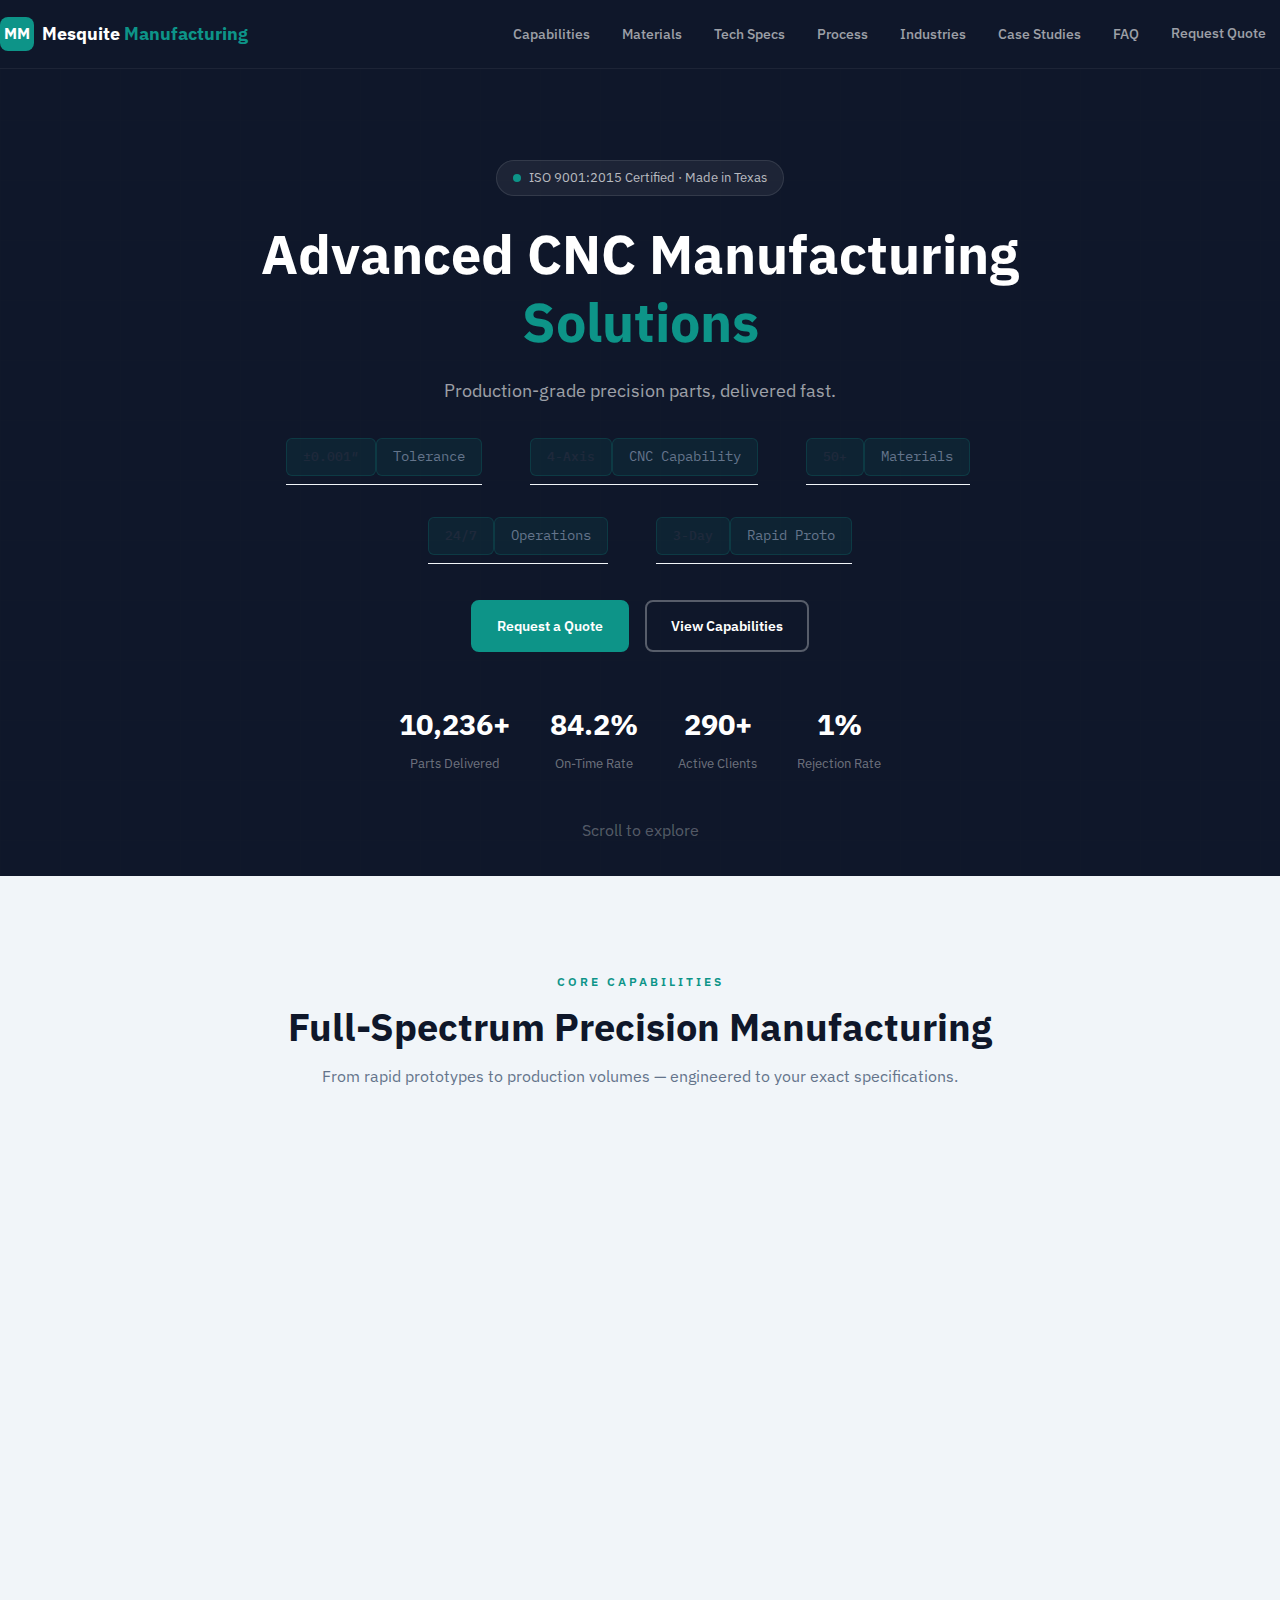
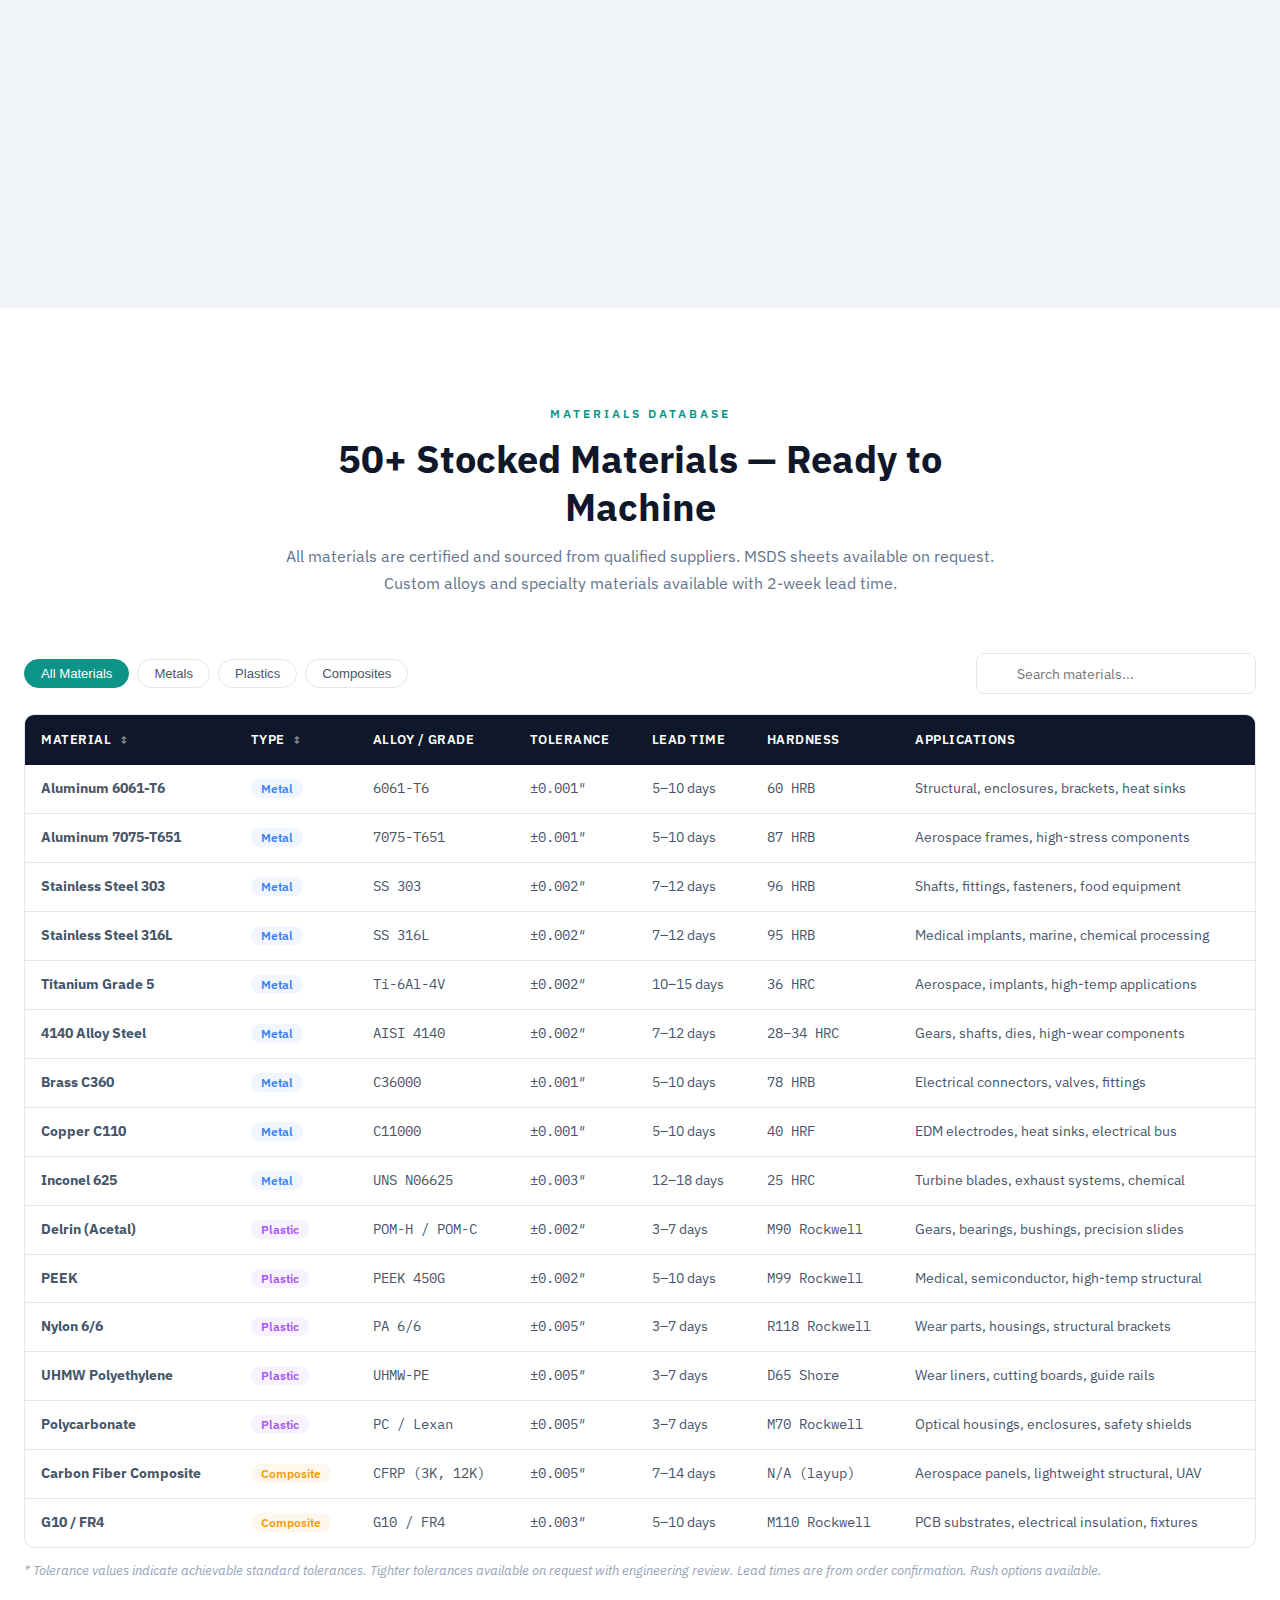
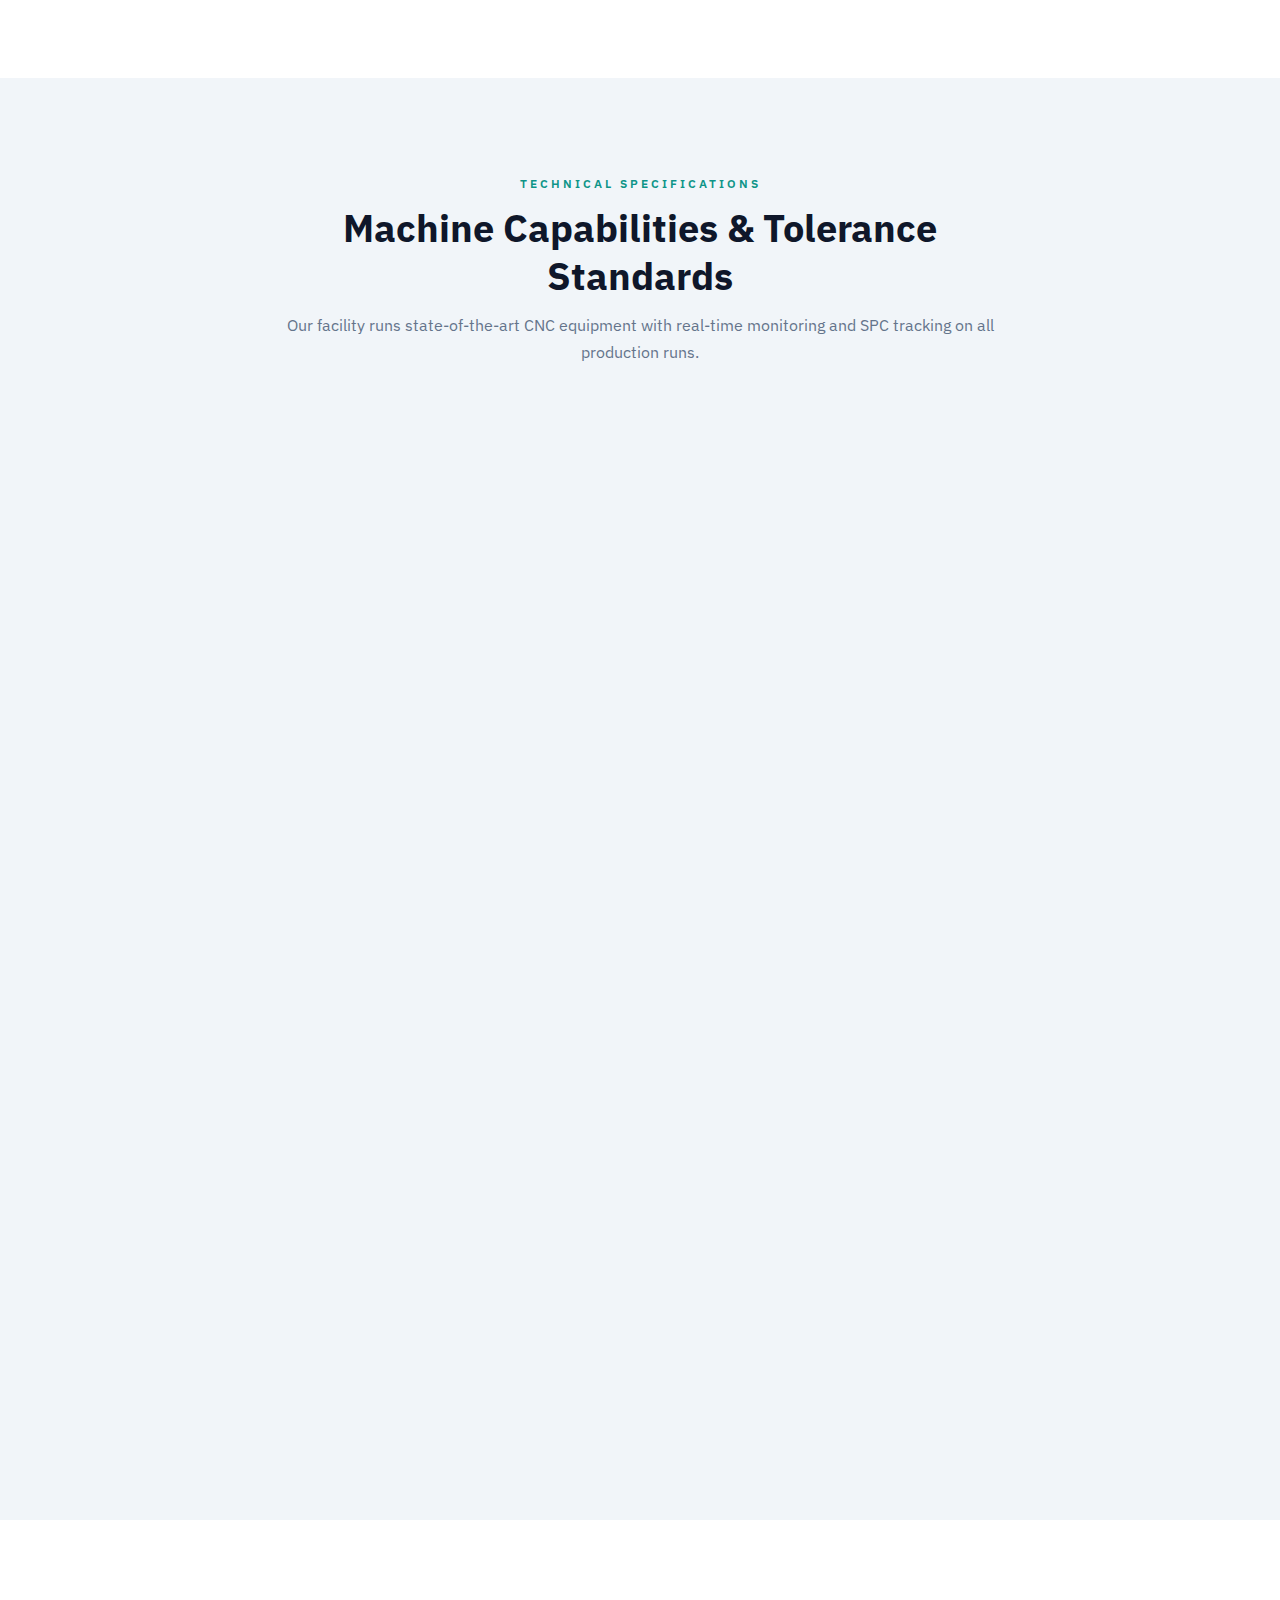
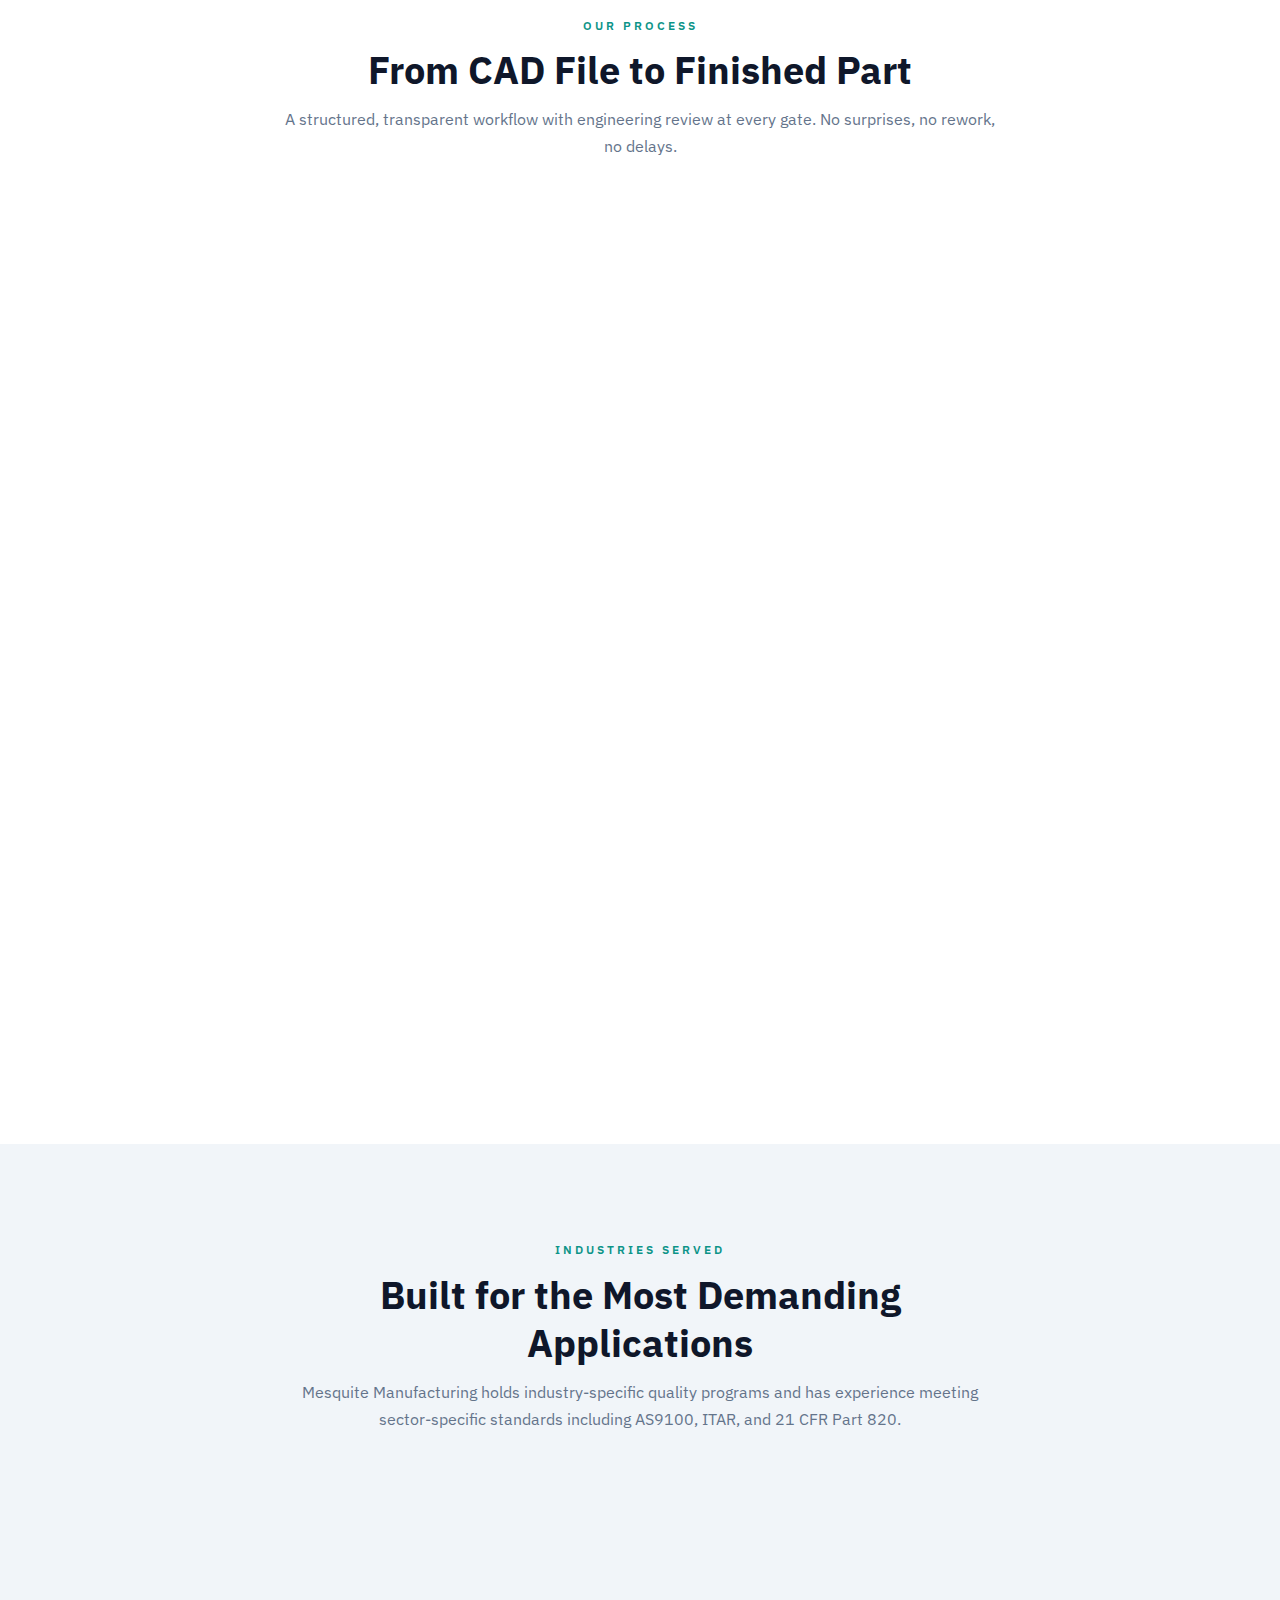
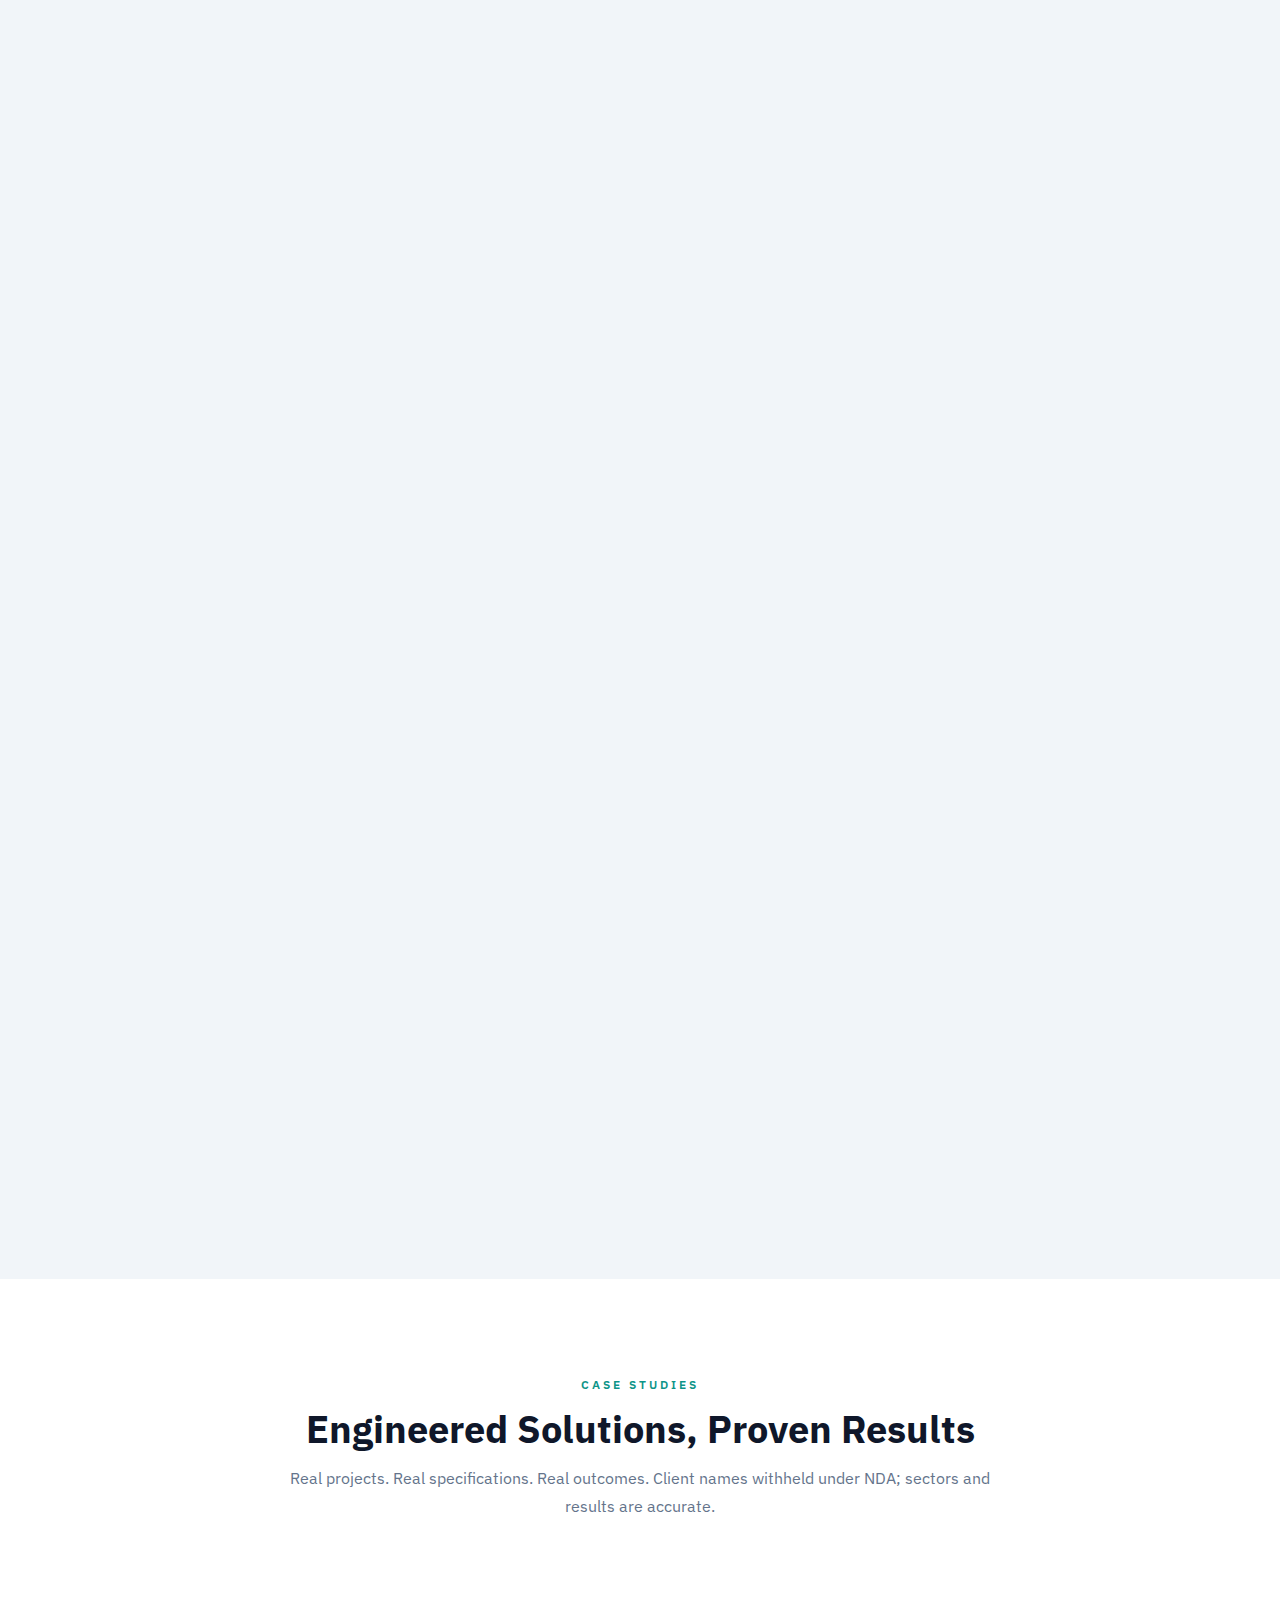
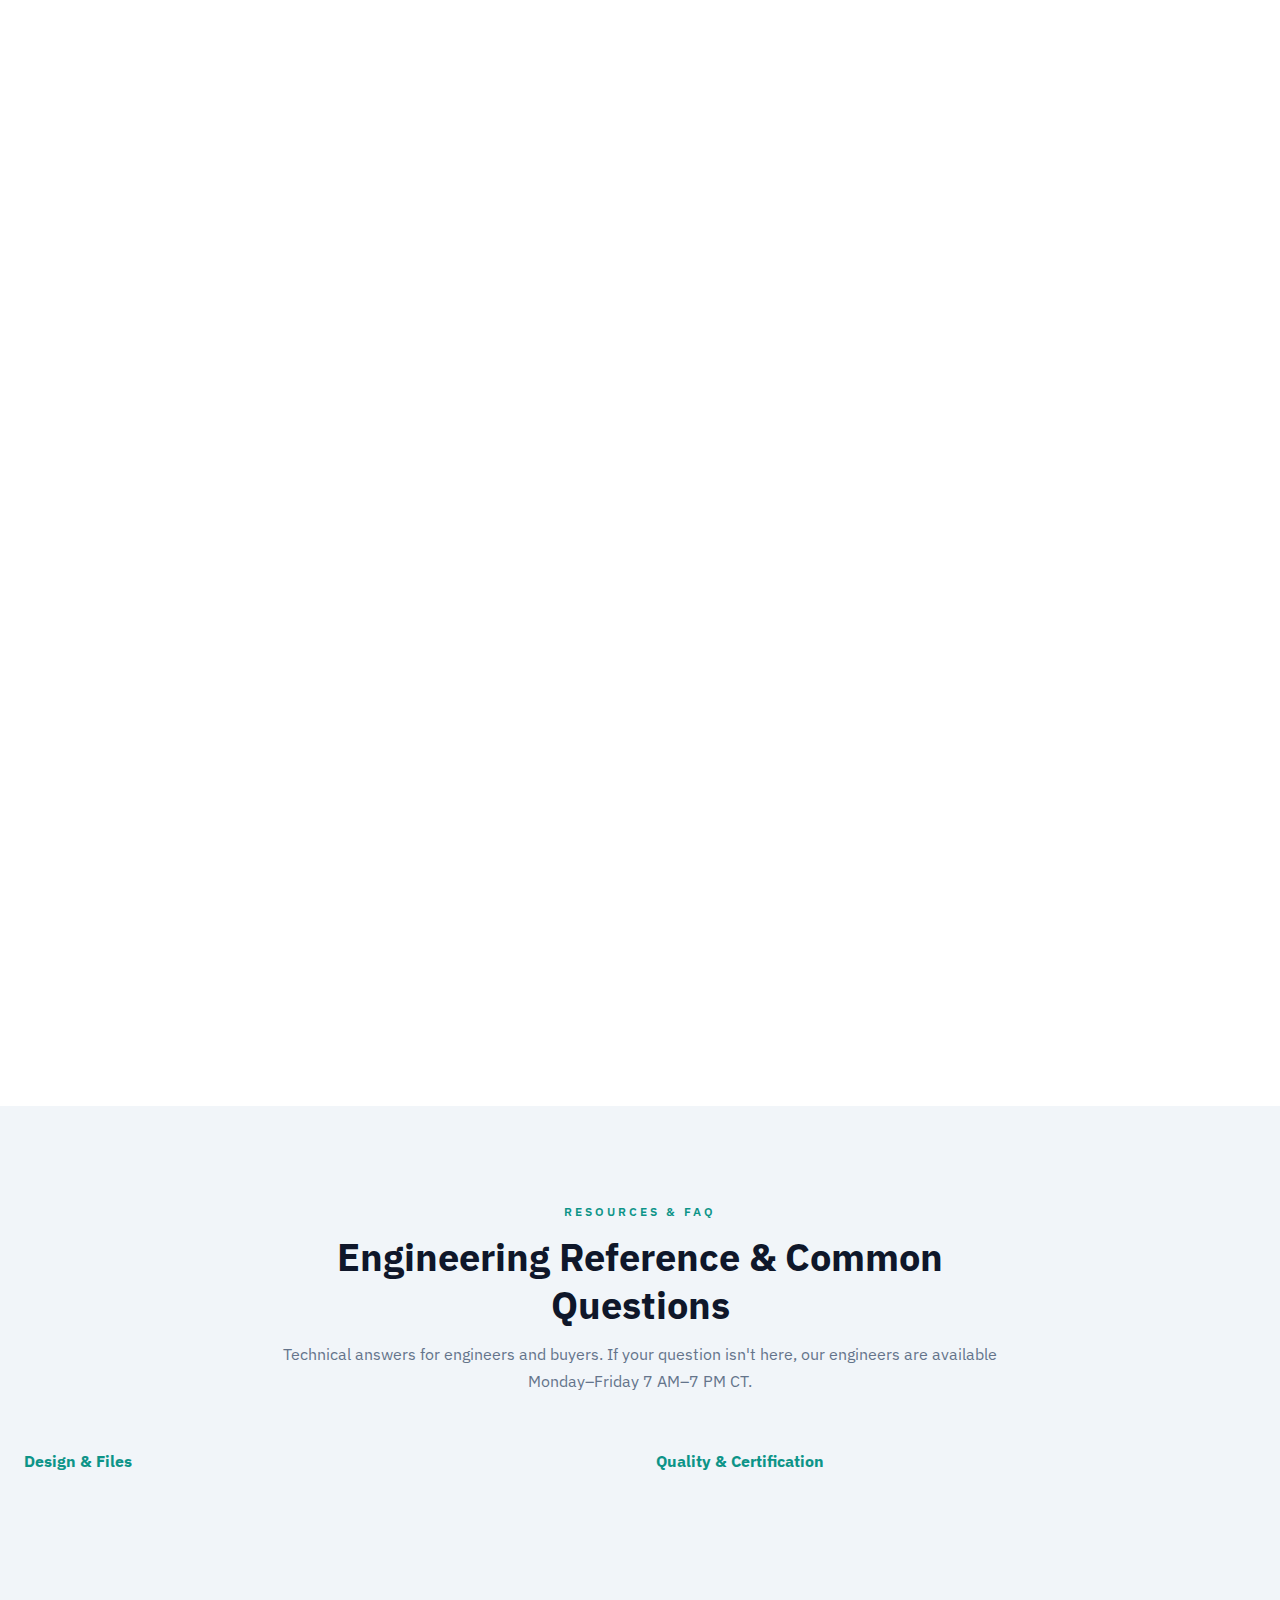
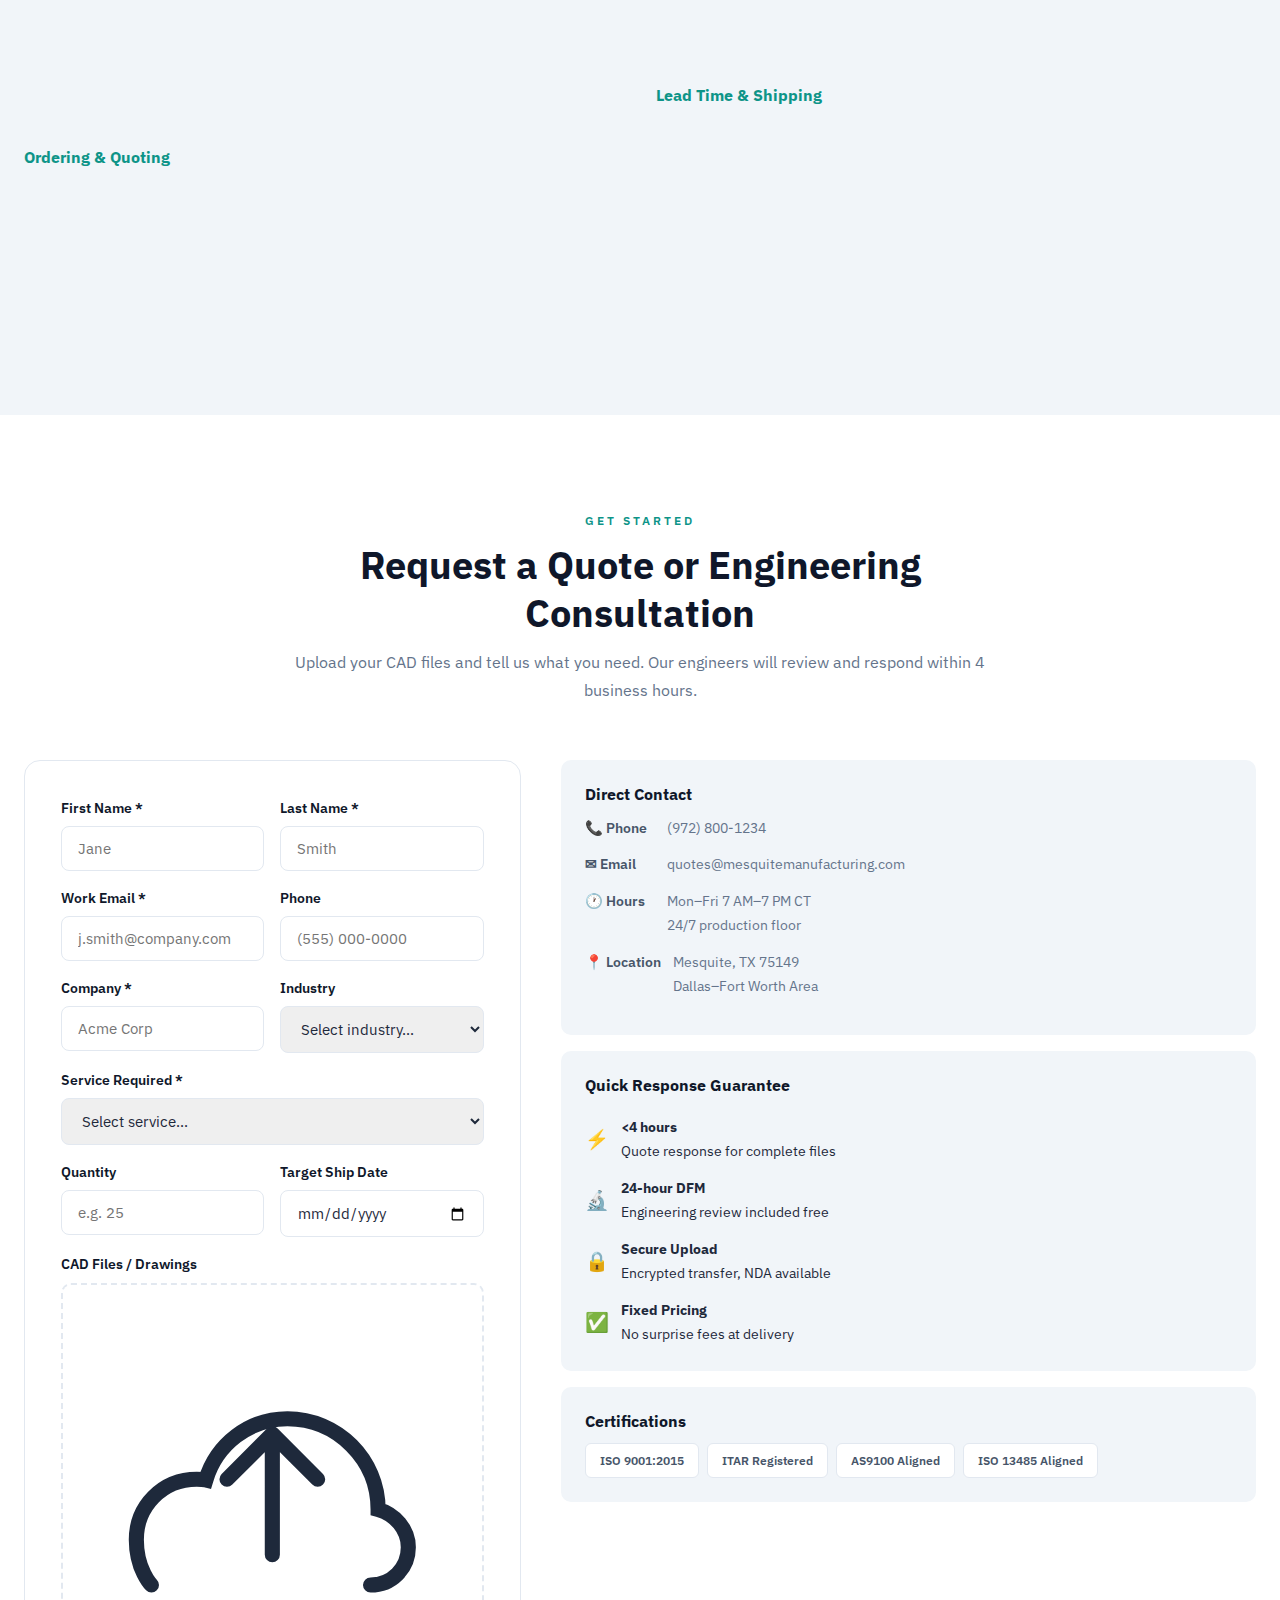
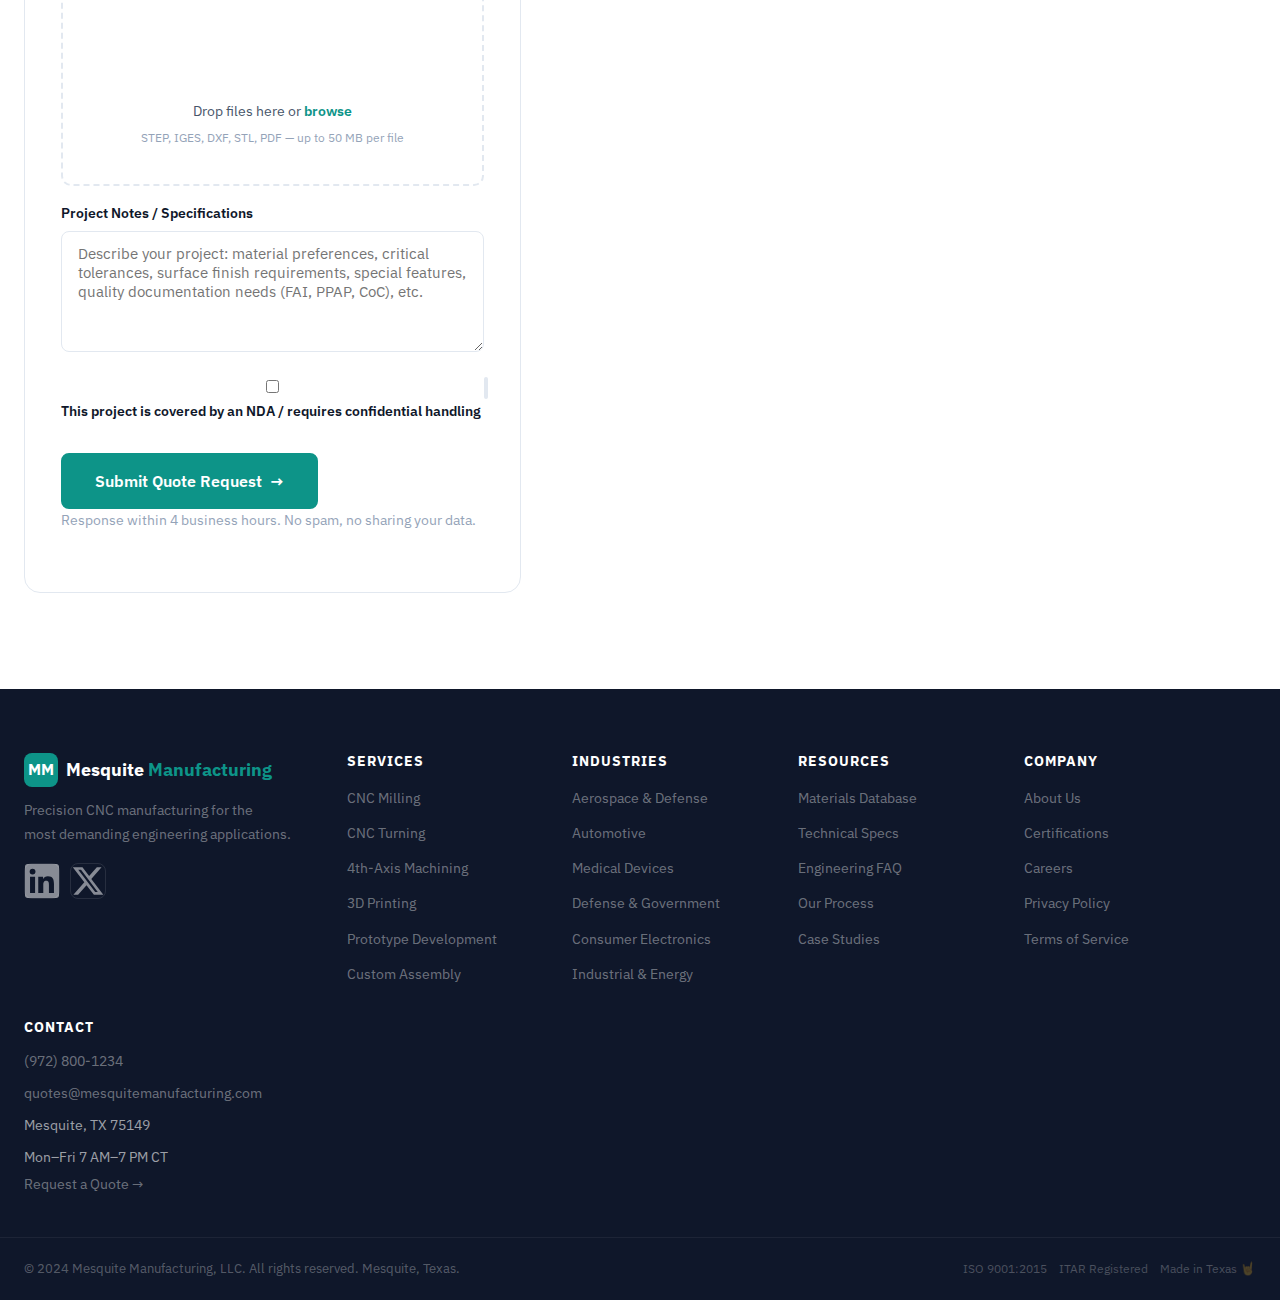
<file: index.html>
<!DOCTYPE html>
<html lang="en">
<head>
  <meta charset="UTF-8" />
  <meta name="viewport" content="width=device-width, initial-scale=1.0" />
  <title>Mesquite Manufacturing — Advanced CNC Manufacturing Solutions</title>
  <meta name="description" content="Precision CNC machining with tolerances to ±0.001″, 4-axis capability, and 50+ materials. Serving aerospace, automotive, medical, and defense industries from Texas." />
  <link rel="preconnect" href="https://fonts.googleapis.com" />
  <link rel="preconnect" href="https://fonts.gstatic.com" crossorigin />
  <link href="https://fonts.googleapis.com/css2?family=IBM+Plex+Sans:ital,wght@0,300;0,400;0,500;0,600;0,700;1,400&family=IBM+Plex+Mono:wght@400;500&display=swap" rel="stylesheet" />
  <link rel="stylesheet" href="styles.css" />
</head>
<body>

  <!-- ========== NAVIGATION ========== -->
  <header class="site-header" id="site-header">
    <nav class="nav-container">
      <a href="#" class="nav-logo">
        <span class="logo-mark">MM</span>
        <span class="logo-text">Mesquite <strong>Manufacturing</strong></span>
      </a>
      <ul class="nav-links" id="nav-links">
        <li><a href="#capabilities">Capabilities</a></li>
        <li><a href="#materials">Materials</a></li>
        <li><a href="#specs">Tech Specs</a></li>
        <li><a href="#process">Process</a></li>
        <li><a href="#industries">Industries</a></li>
        <li><a href="#case-studies">Case Studies</a></li>
        <li><a href="#faq">FAQ</a></li>
        <li><a href="#contact" class="nav-cta">Request Quote</a></li>
      </ul>
      <button class="nav-toggle" id="nav-toggle" aria-label="Toggle navigation">
        <span></span><span></span><span></span>
      </button>
    </nav>
  </header>

  <main>

    <!-- ========== HERO ========== -->
    <section class="hero" id="hero">
      <div class="hero-geo-bg">
        <div class="geo-grid"></div>
      </div>
      <div class="hero-content">
        <div class="hero-badge">
          <span class="badge-dot"></span>
          ISO 9001:2015 Certified · Made in Texas
        </div>
        <h1 class="hero-headline">Advanced CNC Manufacturing<br /><span class="headline-accent">Solutions</span></h1>
        <p class="hero-sub">Production-grade precision parts, delivered fast.</p>
        <div class="hero-specs-bar">
          <div class="spec-item">
            <span class="spec-value">±0.001″</span>
            <span class="spec-label">Tolerance</span>
          </div>
          <div class="spec-divider"></div>
          <div class="spec-item">
            <span class="spec-value">4-Axis</span>
            <span class="spec-label">CNC Capability</span>
          </div>
          <div class="spec-divider"></div>
          <div class="spec-item">
            <span class="spec-value">50+</span>
            <span class="spec-label">Materials</span>
          </div>
          <div class="spec-divider"></div>
          <div class="spec-item">
            <span class="spec-value">24/7</span>
            <span class="spec-label">Operations</span>
          </div>
          <div class="spec-divider"></div>
          <div class="spec-item">
            <span class="spec-value">3-Day</span>
            <span class="spec-label">Rapid Proto</span>
          </div>
        </div>
        <div class="hero-actions">
          <a href="#contact" class="btn btn-primary">Request a Quote</a>
          <a href="#capabilities" class="btn btn-outline">View Capabilities</a>
        </div>
        <div class="hero-trust">
          <div class="trust-item">
            <span class="trust-number">12,000+</span>
            <span class="trust-desc">Parts Delivered</span>
          </div>
          <div class="trust-item">
            <span class="trust-number">98.7%</span>
            <span class="trust-desc">On-Time Rate</span>
          </div>
          <div class="trust-item">
            <span class="trust-number">340+</span>
            <span class="trust-desc">Active Clients</span>
          </div>
          <div class="trust-item">
            <span class="trust-number">&lt;2%</span>
            <span class="trust-desc">Rejection Rate</span>
          </div>
        </div>
      </div>
      <div class="hero-scroll-cue">
        <span>Scroll to explore</span>
        <div class="scroll-arrow"></div>
      </div>
    </section>

    <!-- ========== CAPABILITIES ========== -->
    <section class="section capabilities-section" id="capabilities">
      <div class="container">
        <div class="section-header">
          <div class="section-label">Core Capabilities</div>
          <h2 class="section-title">Full-Spectrum Precision Manufacturing</h2>
          <p class="section-desc">From rapid prototypes to production volumes — engineered to your exact specifications.</p>
        </div>

        <div class="capabilities-grid">

          <div class="cap-card">
            <div class="cap-card-header">
              <div class="cap-icon cap-icon--cnc">
                <svg viewBox="0 0 48 48" fill="none"><rect x="4" y="16" width="40" height="16" rx="2" stroke="currentColor" stroke-width="2"/><path d="M12 16V10M24 16V8M36 16V12" stroke="currentColor" stroke-width="2" stroke-linecap="round"/><circle cx="24" cy="24" r="3" fill="currentColor"/><path d="M8 32v6M40 32v6" stroke="currentColor" stroke-width="2" stroke-linecap="round"/></svg>
              </div>
              <div class="cap-card-title-group">
                <h3 class="cap-title">Precision CNC Machining</h3>
                <span class="cap-tag">Core Service</span>
              </div>
            </div>
            <p class="cap-desc">3-axis and 4th-axis CNC milling and turning for complex geometries. Capable of continuous production runs and one-off prototype work with equal precision.</p>
            <div class="cap-specs">
              <div class="spec-row">
                <span class="spec-key">Tolerance</span>
                <span class="spec-val spec-val--highlight">±0.001″ – ±0.005″</span>
              </div>
              <div class="spec-row">
                <span class="spec-key">Max Part Size</span>
                <span class="spec-val">40″ × 20″ × 20″</span>
              </div>
              <div class="spec-row">
                <span class="spec-key">Surface Finish</span>
                <span class="spec-val">Ra 0.4 – 3.2 μm</span>
              </div>
              <div class="spec-row">
                <span class="spec-key">Axes</span>
                <span class="spec-val">3-Axis, 4th-Axis</span>
              </div>
              <div class="spec-row">
                <span class="spec-key">Lead Time</span>
                <span class="spec-val">5–15 business days</span>
              </div>
              <div class="spec-row">
                <span class="spec-key">Volume</span>
                <span class="spec-val">1–10,000+ units</span>
              </div>
            </div>
            <div class="cap-materials">
              <span class="mat-tag">Aluminum</span>
              <span class="mat-tag">Steel</span>
              <span class="mat-tag">Titanium</span>
              <span class="mat-tag">Brass</span>
              <span class="mat-tag">Delrin</span>
              <span class="mat-tag">+30 more</span>
            </div>
          </div>

          <div class="cap-card">
            <div class="cap-card-header">
              <div class="cap-icon cap-icon--proto">
                <svg viewBox="0 0 48 48" fill="none"><path d="M24 4L44 16V32L24 44L4 32V16L24 4Z" stroke="currentColor" stroke-width="2"/><path d="M24 4V44M4 16L44 16M4 32L44 32" stroke="currentColor" stroke-width="1.5" stroke-dasharray="3 3"/><circle cx="24" cy="24" r="4" fill="currentColor"/></svg>
              </div>
              <div class="cap-card-title-group">
                <h3 class="cap-title">Prototype Development</h3>
                <span class="cap-tag cap-tag--green">Rapid</span>
              </div>
            </div>
            <p class="cap-desc">Accelerate your design cycle with functional prototypes that match production intent. Iterative refinement with DFM feedback before you commit to tooling.</p>
            <div class="cap-specs">
              <div class="spec-row">
                <span class="spec-key">Lead Time</span>
                <span class="spec-val spec-val--highlight">3–7 business days</span>
              </div>
              <div class="spec-row">
                <span class="spec-key">Iterations</span>
                <span class="spec-val">Unlimited revisions</span>
              </div>
              <div class="spec-row">
                <span class="spec-key">DFM Review</span>
                <span class="spec-val">Included</span>
              </div>
              <div class="spec-row">
                <span class="spec-key">Min. Order</span>
                <span class="spec-val">1 piece</span>
              </div>
              <div class="spec-row">
                <span class="spec-key">Formats</span>
                <span class="spec-val">STEP, IGES, STL, DXF</span>
              </div>
              <div class="spec-row">
                <span class="spec-key">Feedback</span>
                <span class="spec-val">24-hr engineer review</span>
              </div>
            </div>
            <div class="cap-materials">
              <span class="mat-tag">All CNC Materials</span>
              <span class="mat-tag">FDM</span>
              <span class="mat-tag">SLA</span>
              <span class="mat-tag">Mixed</span>
            </div>
          </div>

          <div class="cap-card">
            <div class="cap-card-header">
              <div class="cap-icon cap-icon--asm">
                <svg viewBox="0 0 48 48" fill="none"><circle cx="12" cy="12" r="6" stroke="currentColor" stroke-width="2"/><circle cx="36" cy="12" r="6" stroke="currentColor" stroke-width="2"/><circle cx="24" cy="36" r="6" stroke="currentColor" stroke-width="2"/><path d="M18 12H30M15 17L21 30M33 17L27 30" stroke="currentColor" stroke-width="2"/></svg>
              </div>
              <div class="cap-card-title-group">
                <h3 class="cap-title">Custom Assembly</h3>
                <span class="cap-tag cap-tag--blue">Full-Service</span>
              </div>
            </div>
            <p class="cap-desc">End-to-end assembly services integrating machined components, hardware, and subassemblies. Full functional testing and quality verification before shipment.</p>
            <div class="cap-specs">
              <div class="spec-row">
                <span class="spec-key">Scope</span>
                <span class="spec-val spec-val--highlight">Sub to full assembly</span>
              </div>
              <div class="spec-row">
                <span class="spec-key">Testing</span>
                <span class="spec-val">Functional + dimensional</span>
              </div>
              <div class="spec-row">
                <span class="spec-key">Hardware</span>
                <span class="spec-val">Fasteners, inserts, bearings</span>
              </div>
              <div class="spec-row">
                <span class="spec-key">Documentation</span>
                <span class="spec-val">CoC + Inspection report</span>
              </div>
              <div class="spec-row">
                <span class="spec-key">Packaging</span>
                <span class="spec-val">Custom kitting available</span>
              </div>
              <div class="spec-row">
                <span class="spec-key">Lead Time</span>
                <span class="spec-val">Varies by complexity</span>
              </div>
            </div>
            <div class="cap-materials">
              <span class="mat-tag">Multi-material</span>
              <span class="mat-tag">Electromechanical</span>
              <span class="mat-tag">Custom Kitting</span>
            </div>
          </div>

          <div class="cap-card">
            <div class="cap-card-header">
              <div class="cap-icon cap-icon--3dp">
                <svg viewBox="0 0 48 48" fill="none"><path d="M8 36L24 44L40 36V20L24 12L8 20V36Z" stroke="currentColor" stroke-width="2"/><path d="M24 12V44" stroke="currentColor" stroke-width="1.5" stroke-dasharray="3 3"/><path d="M8 20L24 28L40 20" stroke="currentColor" stroke-width="2"/><path d="M16 16L32 28" stroke="currentColor" stroke-width="1" stroke-dasharray="2 2"/></svg>
              </div>
              <div class="cap-card-title-group">
                <h3 class="cap-title">3D Printing / Additive</h3>
                <span class="cap-tag cap-tag--orange">Multi-Process</span>
              </div>
            </div>
            <p class="cap-desc">FDM, SLA, and SLS additive manufacturing for complex internal geometries, rapid concept models, and production-grade end-use parts.</p>
            <div class="cap-specs">
              <div class="spec-row">
                <span class="spec-key">Layer Resolution</span>
                <span class="spec-val spec-val--highlight">0.05 – 0.30 mm</span>
              </div>
              <div class="spec-row">
                <span class="spec-key">Build Volume</span>
                <span class="spec-val">Up to 300×300×400 mm</span>
              </div>
              <div class="spec-row">
                <span class="spec-key">Processes</span>
                <span class="spec-val">FDM, SLA, SLS</span>
              </div>
              <div class="spec-row">
                <span class="spec-key">Post-Processing</span>
                <span class="spec-val">Sanding, painting, tapping</span>
              </div>
              <div class="spec-row">
                <span class="spec-key">Lead Time</span>
                <span class="spec-val">1–5 business days</span>
              </div>
              <div class="spec-row">
                <span class="spec-key">Min. Wall</span>
                <span class="spec-val">0.8 mm (FDM/SLA)</span>
              </div>
            </div>
            <div class="cap-materials">
              <span class="mat-tag">PLA / ABS</span>
              <span class="mat-tag">Nylon</span>
              <span class="mat-tag">PETG</span>
              <span class="mat-tag">Resin</span>
              <span class="mat-tag">TPU</span>
            </div>
          </div>

        </div>
      </div>
    </section>

    <!-- ========== MATERIALS DATABASE ========== -->
    <section class="section materials-section" id="materials">
      <div class="container">
        <div class="section-header">
          <div class="section-label">Materials Database</div>
          <h2 class="section-title">50+ Stocked Materials — Ready to Machine</h2>
          <p class="section-desc">All materials are certified and sourced from qualified suppliers. MSDS sheets available on request. Custom alloys and specialty materials available with 2-week lead time.</p>
        </div>

        <div class="table-controls">
          <div class="table-filter-group">
            <button class="filter-btn active" data-filter="all">All Materials</button>
            <button class="filter-btn" data-filter="metal">Metals</button>
            <button class="filter-btn" data-filter="plastic">Plastics</button>
            <button class="filter-btn" data-filter="composite">Composites</button>
          </div>
          <div class="table-search-wrap">
            <input type="text" class="table-search" id="materialSearch" placeholder="Search materials..." />
          </div>
        </div>

        <div class="table-wrapper">
          <table class="data-table" id="materialsTable">
            <thead>
              <tr>
                <th class="sortable" data-col="material">Material <span class="sort-icon">↕</span></th>
                <th class="sortable" data-col="type">Type <span class="sort-icon">↕</span></th>
                <th>Alloy / Grade</th>
                <th>Tolerance</th>
                <th>Lead Time</th>
                <th>Hardness</th>
                <th>Applications</th>
              </tr>
            </thead>
            <tbody>
              <tr data-category="metal">
                <td><strong>Aluminum 6061-T6</strong></td>
                <td><span class="type-badge type-badge--metal">Metal</span></td>
                <td class="mono">6061-T6</td>
                <td class="mono">±0.001″</td>
                <td>5–10 days</td>
                <td class="mono">60 HRB</td>
                <td>Structural, enclosures, brackets, heat sinks</td>
              </tr>
              <tr data-category="metal">
                <td><strong>Aluminum 7075-T651</strong></td>
                <td><span class="type-badge type-badge--metal">Metal</span></td>
                <td class="mono">7075-T651</td>
                <td class="mono">±0.001″</td>
                <td>5–10 days</td>
                <td class="mono">87 HRB</td>
                <td>Aerospace frames, high-stress components</td>
              </tr>
              <tr data-category="metal">
                <td><strong>Stainless Steel 303</strong></td>
                <td><span class="type-badge type-badge--metal">Metal</span></td>
                <td class="mono">SS 303</td>
                <td class="mono">±0.002″</td>
                <td>7–12 days</td>
                <td class="mono">96 HRB</td>
                <td>Shafts, fittings, fasteners, food equipment</td>
              </tr>
              <tr data-category="metal">
                <td><strong>Stainless Steel 316L</strong></td>
                <td><span class="type-badge type-badge--metal">Metal</span></td>
                <td class="mono">SS 316L</td>
                <td class="mono">±0.002″</td>
                <td>7–12 days</td>
                <td class="mono">95 HRB</td>
                <td>Medical implants, marine, chemical processing</td>
              </tr>
              <tr data-category="metal">
                <td><strong>Titanium Grade 5</strong></td>
                <td><span class="type-badge type-badge--metal">Metal</span></td>
                <td class="mono">Ti-6Al-4V</td>
                <td class="mono">±0.002″</td>
                <td>10–15 days</td>
                <td class="mono">36 HRC</td>
                <td>Aerospace, implants, high-temp applications</td>
              </tr>
              <tr data-category="metal">
                <td><strong>4140 Alloy Steel</strong></td>
                <td><span class="type-badge type-badge--metal">Metal</span></td>
                <td class="mono">AISI 4140</td>
                <td class="mono">±0.002″</td>
                <td>7–12 days</td>
                <td class="mono">28–34 HRC</td>
                <td>Gears, shafts, dies, high-wear components</td>
              </tr>
              <tr data-category="metal">
                <td><strong>Brass C360</strong></td>
                <td><span class="type-badge type-badge--metal">Metal</span></td>
                <td class="mono">C36000</td>
                <td class="mono">±0.001″</td>
                <td>5–10 days</td>
                <td class="mono">78 HRB</td>
                <td>Electrical connectors, valves, fittings</td>
              </tr>
              <tr data-category="metal">
                <td><strong>Copper C110</strong></td>
                <td><span class="type-badge type-badge--metal">Metal</span></td>
                <td class="mono">C11000</td>
                <td class="mono">±0.001″</td>
                <td>5–10 days</td>
                <td class="mono">40 HRF</td>
                <td>EDM electrodes, heat sinks, electrical bus</td>
              </tr>
              <tr data-category="metal">
                <td><strong>Inconel 625</strong></td>
                <td><span class="type-badge type-badge--metal">Metal</span></td>
                <td class="mono">UNS N06625</td>
                <td class="mono">±0.003″</td>
                <td>12–18 days</td>
                <td class="mono">25 HRC</td>
                <td>Turbine blades, exhaust systems, chemical</td>
              </tr>
              <tr data-category="plastic">
                <td><strong>Delrin (Acetal)</strong></td>
                <td><span class="type-badge type-badge--plastic">Plastic</span></td>
                <td class="mono">POM-H / POM-C</td>
                <td class="mono">±0.002″</td>
                <td>3–7 days</td>
                <td class="mono">M90 Rockwell</td>
                <td>Gears, bearings, bushings, precision slides</td>
              </tr>
              <tr data-category="plastic">
                <td><strong>PEEK</strong></td>
                <td><span class="type-badge type-badge--plastic">Plastic</span></td>
                <td class="mono">PEEK 450G</td>
                <td class="mono">±0.002″</td>
                <td>5–10 days</td>
                <td class="mono">M99 Rockwell</td>
                <td>Medical, semiconductor, high-temp structural</td>
              </tr>
              <tr data-category="plastic">
                <td><strong>Nylon 6/6</strong></td>
                <td><span class="type-badge type-badge--plastic">Plastic</span></td>
                <td class="mono">PA 6/6</td>
                <td class="mono">±0.005″</td>
                <td>3–7 days</td>
                <td class="mono">R118 Rockwell</td>
                <td>Wear parts, housings, structural brackets</td>
              </tr>
              <tr data-category="plastic">
                <td><strong>UHMW Polyethylene</strong></td>
                <td><span class="type-badge type-badge--plastic">Plastic</span></td>
                <td class="mono">UHMW-PE</td>
                <td class="mono">±0.005″</td>
                <td>3–7 days</td>
                <td class="mono">D65 Shore</td>
                <td>Wear liners, cutting boards, guide rails</td>
              </tr>
              <tr data-category="plastic">
                <td><strong>Polycarbonate</strong></td>
                <td><span class="type-badge type-badge--plastic">Plastic</span></td>
                <td class="mono">PC / Lexan</td>
                <td class="mono">±0.005″</td>
                <td>3–7 days</td>
                <td class="mono">M70 Rockwell</td>
                <td>Optical housings, enclosures, safety shields</td>
              </tr>
              <tr data-category="composite">
                <td><strong>Carbon Fiber Composite</strong></td>
                <td><span class="type-badge type-badge--composite">Composite</span></td>
                <td class="mono">CFRP (3K, 12K)</td>
                <td class="mono">±0.005″</td>
                <td>7–14 days</td>
                <td class="mono">N/A (layup)</td>
                <td>Aerospace panels, lightweight structural, UAV</td>
              </tr>
              <tr data-category="composite">
                <td><strong>G10 / FR4</strong></td>
                <td><span class="type-badge type-badge--composite">Composite</span></td>
                <td class="mono">G10 / FR4</td>
                <td class="mono">±0.003″</td>
                <td>5–10 days</td>
                <td class="mono">M110 Rockwell</td>
                <td>PCB substrates, electrical insulation, fixtures</td>
              </tr>
            </tbody>
          </table>
        </div>
        <p class="table-footnote">* Tolerance values indicate achievable standard tolerances. Tighter tolerances available on request with engineering review. Lead times are from order confirmation. Rush options available.</p>
      </div>
    </section>

    <!-- ========== TECHNICAL SPECS ========== -->
    <section class="section specs-section" id="specs">
      <div class="container">
        <div class="section-header">
          <div class="section-label">Technical Specifications</div>
          <h2 class="section-title">Machine Capabilities & Tolerance Standards</h2>
          <p class="section-desc">Our facility runs state-of-the-art CNC equipment with real-time monitoring and SPC tracking on all production runs.</p>
        </div>

        <div class="specs-layout">

          <div class="specs-col">
            <div class="spec-card">
              <h3 class="spec-card-title">
                <span class="spec-card-icon">⚙</span>
                CNC Milling Machines
              </h3>
              <div class="spec-table-inner">
                <div class="spec-row-inner">
                  <span>Work Envelope (X)</span>
                  <span class="mono">Up to 40″ (1,016 mm)</span>
                </div>
                <div class="spec-row-inner">
                  <span>Work Envelope (Y)</span>
                  <span class="mono">Up to 20″ (508 mm)</span>
                </div>
                <div class="spec-row-inner">
                  <span>Work Envelope (Z)</span>
                  <span class="mono">Up to 20″ (508 mm)</span>
                </div>
                <div class="spec-row-inner">
                  <span>Spindle Speed</span>
                  <span class="mono">Up to 18,000 RPM</span>
                </div>
                <div class="spec-row-inner">
                  <span>Spindle Power</span>
                  <span class="mono">25 HP continuous</span>
                </div>
                <div class="spec-row-inner">
                  <span>Rapid Traverse</span>
                  <span class="mono">1,181 IPM (X/Y)</span>
                </div>
                <div class="spec-row-inner">
                  <span>Axis Repeatability</span>
                  <span class="mono">±0.0001″</span>
                </div>
                <div class="spec-row-inner">
                  <span>Tool Capacity</span>
                  <span class="mono">30-station ATC</span>
                </div>
                <div class="spec-row-inner">
                  <span>4th Axis</span>
                  <span class="mono">360° continuous rotation</span>
                </div>
                <div class="spec-row-inner">
                  <span>Coolant</span>
                  <span class="mono">Flood + through-spindle</span>
                </div>
              </div>
            </div>

            <div class="spec-card">
              <h3 class="spec-card-title">
                <span class="spec-card-icon">🔄</span>
                CNC Turning / Lathe
              </h3>
              <div class="spec-table-inner">
                <div class="spec-row-inner">
                  <span>Max Turning Dia.</span>
                  <span class="mono">18″ (457 mm)</span>
                </div>
                <div class="spec-row-inner">
                  <span>Max Turning Length</span>
                  <span class="mono">60″ (1,524 mm)</span>
                </div>
                <div class="spec-row-inner">
                  <span>Chuck Size</span>
                  <span class="mono">15″ 3-jaw / 4-jaw</span>
                </div>
                <div class="spec-row-inner">
                  <span>Spindle Speed</span>
                  <span class="mono">Up to 5,000 RPM</span>
                </div>
                <div class="spec-row-inner">
                  <span>Bar Feed Capacity</span>
                  <span class="mono">3.5″ diameter</span>
                </div>
                <div class="spec-row-inner">
                  <span>Live Tooling</span>
                  <span class="mono">12-station turret</span>
                </div>
                <div class="spec-row-inner">
                  <span>Sub-Spindle</span>
                  <span class="mono">Yes (Y-axis)</span>
                </div>
                <div class="spec-row-inner">
                  <span>Repeatability</span>
                  <span class="mono">±0.0001″</span>
                </div>
              </div>
            </div>
          </div>

          <div class="specs-col">
            <div class="spec-card">
              <h3 class="spec-card-title">
                <span class="spec-card-icon">📐</span>
                Tolerance Reference Chart
              </h3>
              <div class="tolerance-chart">
                <div class="tol-bar-group">
                  <div class="tol-label">
                    <span>Critical Tolerance (on-request)</span>
                    <span class="tol-value mono">±0.0005″</span>
                  </div>
                  <div class="tol-bar-track">
                    <div class="tol-bar tol-bar--critical" style="width:15%"></div>
                  </div>
                </div>
                <div class="tol-bar-group">
                  <div class="tol-label">
                    <span>High Precision (standard)</span>
                    <span class="tol-value mono">±0.001″</span>
                  </div>
                  <div class="tol-bar-track">
                    <div class="tol-bar tol-bar--high" style="width:30%"></div>
                  </div>
                </div>
                <div class="tol-bar-group">
                  <div class="tol-label">
                    <span>General Machining</span>
                    <span class="tol-value mono">±0.002″</span>
                  </div>
                  <div class="tol-bar-track">
                    <div class="tol-bar tol-bar--general" style="width:55%"></div>
                  </div>
                </div>
                <div class="tol-bar-group">
                  <div class="tol-label">
                    <span>Standard Machined</span>
                    <span class="tol-value mono">±0.005″</span>
                  </div>
                  <div class="tol-bar-track">
                    <div class="tol-bar tol-bar--standard" style="width:75%"></div>
                  </div>
                </div>
                <div class="tol-bar-group">
                  <div class="tol-label">
                    <span>Non-Critical / Cosmetic</span>
                    <span class="tol-value mono">±0.010″</span>
                  </div>
                  <div class="tol-bar-track">
                    <div class="tol-bar tol-bar--cosmetic" style="width:100%"></div>
                  </div>
                </div>
              </div>
              <p class="tol-note">Bar width indicates relative dimensional range — narrower bars = tighter tolerance capability.</p>
            </div>

            <div class="spec-card">
              <h3 class="spec-card-title">
                <span class="spec-card-icon">🔬</span>
                Inspection & Metrology
              </h3>
              <div class="spec-table-inner">
                <div class="spec-row-inner">
                  <span>CMM</span>
                  <span class="mono">Brown &amp; Sharpe Global</span>
                </div>
                <div class="spec-row-inner">
                  <span>CMM Accuracy</span>
                  <span class="mono">±0.00005″</span>
                </div>
                <div class="spec-row-inner">
                  <span>Surface Roughness</span>
                  <span class="mono">Profilometer (Ra/Rz)</span>
                </div>
                <div class="spec-row-inner">
                  <span>Optical Comparator</span>
                  <span class="mono">30× magnification</span>
                </div>
                <div class="spec-row-inner">
                  <span>SPC Software</span>
                  <span class="mono">Real-time Cp/Cpk tracking</span>
                </div>
                <div class="spec-row-inner">
                  <span>First Article</span>
                  <span class="mono">FAI/PPAP available</span>
                </div>
                <div class="spec-row-inner">
                  <span>Material Cert.</span>
                  <span class="mono">Mill certs on request</span>
                </div>
                <div class="spec-row-inner">
                  <span>Cleanliness</span>
                  <span class="mono">Ultrasonic cleaning avail.</span>
                </div>
              </div>
            </div>

            <div class="spec-card spec-card--surface">
              <h3 class="spec-card-title">
                <span class="spec-card-icon">✨</span>
                Surface Finishes Available
              </h3>
              <div class="finish-grid">
                <div class="finish-chip">As Machined</div>
                <div class="finish-chip">Anodize Type II</div>
                <div class="finish-chip">Anodize Type III</div>
                <div class="finish-chip">Hard Coat</div>
                <div class="finish-chip">Bead Blast</div>
                <div class="finish-chip">Electropolish</div>
                <div class="finish-chip">Powder Coat</div>
                <div class="finish-chip">Zinc Plate</div>
                <div class="finish-chip">Nickel Plate</div>
                <div class="finish-chip">Chromate</div>
                <div class="finish-chip">Passivation</div>
                <div class="finish-chip">Black Oxide</div>
              </div>
            </div>
          </div>

        </div>
      </div>
    </section>

    <!-- ========== PROCESS FLOW ========== -->
    <section class="section process-section" id="process">
      <div class="container">
        <div class="section-header">
          <div class="section-label">Our Process</div>
          <h2 class="section-title">From CAD File to Finished Part</h2>
          <p class="section-desc">A structured, transparent workflow with engineering review at every gate. No surprises, no rework, no delays.</p>
        </div>

        <div class="process-flow">

          <div class="process-step">
            <div class="step-number">01</div>
            <div class="step-connector"></div>
            <div class="step-content">
              <h3 class="step-title">Quote Request & File Upload</h3>
              <p class="step-desc">Submit your CAD files (STEP, IGES, DXF, STL) and specifications via our secure upload portal. Include GD&T callouts, surface finish requirements, and material preferences.</p>
              <div class="step-details">
                <span class="step-detail">⏱ Response: &lt;4 hours</span>
                <span class="step-detail">📁 Formats: STEP, IGES, DXF, STL, PDF</span>
              </div>
            </div>
          </div>

          <div class="process-step">
            <div class="step-number">02</div>
            <div class="step-connector"></div>
            <div class="step-content">
              <h3 class="step-title">Engineering Review & DFM Analysis</h3>
              <p class="step-desc">Our manufacturing engineers review your files for machinability, tolerance feasibility, and potential DFM improvements. We flag issues before they become costly — not after.</p>
              <div class="step-details">
                <span class="step-detail">⏱ Turnaround: 24 hours</span>
                <span class="step-detail">✅ DFM report included</span>
              </div>
            </div>
          </div>

          <div class="process-step">
            <div class="step-number">03</div>
            <div class="step-connector"></div>
            <div class="step-content">
              <h3 class="step-title">Quote Confirmation & PO</h3>
              <p class="step-desc">Receive a detailed line-item quote with material costs, machining operations, finishing, and lead time. Confirm with a PO or digital approval to release to production.</p>
              <div class="step-details">
                <span class="step-detail">💰 Fixed-price quote</span>
                <span class="step-detail">🔒 No surprise fees</span>
              </div>
            </div>
          </div>

          <div class="process-step">
            <div class="step-number">04</div>
            <div class="step-connector"></div>
            <div class="step-content">
              <h3 class="step-title">Toolpath Programming & Setup</h3>
              <p class="step-desc">Our programmers generate optimized CAM toolpaths using Mastercam and Fusion 360. Fixturing and workholding are engineered to guarantee repeatability across your entire run.</p>
              <div class="step-details">
                <span class="step-detail">🔧 CAM: Mastercam / Fusion 360</span>
                <span class="step-detail">📋 Setup sheet documented</span>
              </div>
            </div>
          </div>

          <div class="process-step">
            <div class="step-number">05</div>
            <div class="step-connector"></div>
            <div class="step-content">
              <h3 class="step-title">Machining & In-Process Inspection</h3>
              <p class="step-desc">Parts are machined on our CNC mills and lathes with in-process gauging at critical features. Statistical Process Control (SPC) monitors Cp/Cpk in real time on production runs.</p>
              <div class="step-details">
                <span class="step-detail">📊 Real-time SPC monitoring</span>
                <span class="step-detail">🏭 24/7 operations</span>
              </div>
            </div>
          </div>

          <div class="process-step">
            <div class="step-number">06</div>
            <div class="step-connector"></div>
            <div class="step-content">
              <h3 class="step-title">Final Inspection & CMM Verification</h3>
              <p class="step-desc">Every order receives a final dimensional inspection. Critical features are CMM-verified. Inspection reports and Certificate of Conformance (CoC) are generated and archived.</p>
              <div class="step-details">
                <span class="step-detail">🔬 CMM verification</span>
                <span class="step-detail">📄 CoC + inspection report</span>
              </div>
            </div>
          </div>

          <div class="process-step">
            <div class="step-number">07</div>
            <div class="step-connector"></div>
            <div class="step-content">
              <h3 class="step-title">Finishing & Post-Processing</h3>
              <p class="step-desc">Parts proceed to finishing operations: anodizing, plating, bead blast, powder coat, or heat treatment as specified. All finishing vendors are pre-qualified and regularly audited.</p>
              <div class="step-details">
                <span class="step-detail">🎨 12+ finish options</span>
                <span class="step-detail">✅ Vendor QA programs</span>
              </div>
            </div>
          </div>

          <div class="process-step">
            <div class="step-number">08</div>
            <div class="step-connector step-connector--last"></div>
            <div class="step-content">
              <h3 class="step-title">Packaging & Shipment</h3>
              <p class="step-desc">Parts are cleaned, individually bagged or wrapped, and packaged to prevent damage in transit. Tracking information is provided same-day. Expedited and international shipping available.</p>
              <div class="step-details">
                <span class="step-detail">📦 Custom packaging available</span>
                <span class="step-detail">🚚 Same-day ship confirmation</span>
              </div>
            </div>
          </div>

        </div>
      </div>
    </section>

    <!-- ========== INDUSTRIES ========== -->
    <section class="section industries-section" id="industries">
      <div class="container">
        <div class="section-header">
          <div class="section-label">Industries Served</div>
          <h2 class="section-title">Built for the Most Demanding Applications</h2>
          <p class="section-desc">Mesquite Manufacturing holds industry-specific quality programs and has experience meeting sector-specific standards including AS9100, ITAR, and 21 CFR Part 820.</p>
        </div>

        <div class="industries-grid">

          <div class="industry-card">
            <div class="industry-icon">
              <svg viewBox="0 0 64 64" fill="none"><path d="M32 8L56 20V44L32 56L8 44V20L32 8Z" stroke="currentColor" stroke-width="2"/><path d="M20 28L32 22L44 28V38L32 44L20 38V28Z" stroke="currentColor" stroke-width="1.5" stroke-dasharray="3 2"/><circle cx="32" cy="33" r="4" fill="currentColor" opacity="0.7"/><path d="M32 8V22M32 44V56M8 20L20 28M56 20L44 28M8 44L20 38M56 44L44 38" stroke="currentColor" stroke-width="1.5" opacity="0.5"/></svg>
            </div>
            <h3 class="industry-name">Aerospace & Defense</h3>
            <p class="industry-desc">Flight-critical structural components, avionics housings, sensor mounts, and UAV airframes. AS9100 quality systems. ITAR registered.</p>
            <ul class="industry-specs">
              <li>AS9100 Rev D quality program</li>
              <li>ITAR registered facility</li>
              <li>First Article Inspection (FAI)</li>
              <li>Full traceability, certified materials</li>
            </ul>
            <div class="industry-materials">
              <span>Ti-6Al-4V</span>
              <span>7075-T6</span>
              <span>Inconel</span>
              <span>CFRP</span>
            </div>
          </div>

          <div class="industry-card">
            <div class="industry-icon">
              <svg viewBox="0 0 64 64" fill="none"><rect x="8" y="28" width="48" height="20" rx="3" stroke="currentColor" stroke-width="2"/><path d="M16 28V24C16 18 48 18 48 24V28" stroke="currentColor" stroke-width="2"/><circle cx="20" cy="48" r="6" stroke="currentColor" stroke-width="2"/><circle cx="44" cy="48" r="6" stroke="currentColor" stroke-width="2"/><rect x="28" y="32" width="8" height="8" rx="1" stroke="currentColor" stroke-width="1.5"/><path d="M8 36h8M48 36h8" stroke="currentColor" stroke-width="1.5"/></svg>
            </div>
            <h3 class="industry-name">Automotive</h3>
            <p class="industry-desc">Engine components, suspension parts, brake system hardware, and EV drivetrain components. High-volume consistency with PPAP documentation.</p>
            <ul class="industry-specs">
              <li>PPAP Level 3 capable</li>
              <li>APQP process documentation</li>
              <li>High-volume production runs</li>
              <li>Gauge R&R studies on request</li>
            </ul>
            <div class="industry-materials">
              <span>4140 Steel</span>
              <span>6061 Al</span>
              <span>Cast Iron</span>
              <span>Brass</span>
            </div>
          </div>

          <div class="industry-card">
            <div class="industry-icon">
              <svg viewBox="0 0 64 64" fill="none"><path d="M32 12C23.16 12 16 19.16 16 28C16 36.84 23.16 44 32 44C40.84 44 48 36.84 48 28C48 19.16 40.84 12 32 12Z" stroke="currentColor" stroke-width="2"/><path d="M32 20V28L37 33" stroke="currentColor" stroke-width="2" stroke-linecap="round"/><path d="M22 52h20M32 44v8" stroke="currentColor" stroke-width="2" stroke-linecap="round"/><circle cx="32" cy="28" r="2" fill="currentColor"/></svg>
            </div>
            <h3 class="industry-name">Medical Devices</h3>
            <p class="industry-desc">Surgical instruments, implant components, diagnostic housings, and lab equipment. Biocompatibility documentation and ISO 13485-aligned processes.</p>
            <ul class="industry-specs">
              <li>ISO 13485 aligned processes</li>
              <li>21 CFR Part 820 documentation</li>
              <li>Biocompatible materials</li>
              <li>Cleanroom packaging available</li>
            </ul>
            <div class="industry-materials">
              <span>SS 316L</span>
              <span>Ti Grade 5</span>
              <span>PEEK</span>
              <span>Delrin</span>
            </div>
          </div>

          <div class="industry-card">
            <div class="industry-icon">
              <svg viewBox="0 0 64 64" fill="none"><rect x="12" y="12" width="40" height="40" rx="2" stroke="currentColor" stroke-width="2"/><path d="M12 24h40M24 12v40" stroke="currentColor" stroke-width="1.5" stroke-dasharray="4 2"/><circle cx="18" cy="18" r="3" fill="currentColor" opacity="0.6"/><circle cx="38" cy="38" r="4" stroke="currentColor" stroke-width="1.5"/><path d="M34 34l8 8" stroke="currentColor" stroke-width="1.5"/></svg>
            </div>
            <h3 class="industry-name">Defense &amp; Government</h3>
            <p class="industry-desc">Weapon system components, ruggedized electronics housings, optics mounts, and ground vehicle parts. ITAR compliant with full chain-of-custody documentation.</p>
            <ul class="industry-specs">
              <li>ITAR & EAR compliant</li>
              <li>Mil-spec finishing (MIL-A-8625)</li>
              <li>Controlled documentation</li>
              <li>Classified project capability</li>
            </ul>
            <div class="industry-materials">
              <span>7075-T6</span>
              <span>Inconel</span>
              <span>SS 17-4</span>
              <span>Titanium</span>
            </div>
          </div>

          <div class="industry-card">
            <div class="industry-icon">
              <svg viewBox="0 0 64 64" fill="none"><rect x="16" y="8" width="32" height="48" rx="3" stroke="currentColor" stroke-width="2"/><path d="M22 20h20M22 28h20M22 36h12" stroke="currentColor" stroke-width="1.5" stroke-linecap="round"/><circle cx="32" cy="50" r="3" stroke="currentColor" stroke-width="1.5"/></svg>
            </div>
            <h3 class="industry-name">Consumer Electronics</h3>
            <p class="industry-desc">Enclosures, heatsinks, brackets, and structural frames for consumer and industrial electronics. Cosmetic-grade finishing with tight visual standards.</p>
            <ul class="industry-specs">
              <li>Cosmetic inspection criteria</li>
              <li>Anodize color matching</li>
              <li>EMI shielding features</li>
              <li>High-volume production</li>
            </ul>
            <div class="industry-materials">
              <span>6061-T6</span>
              <span>Copper</span>
              <span>PC</span>
              <span>Brass</span>
            </div>
          </div>

          <div class="industry-card">
            <div class="industry-icon">
              <svg viewBox="0 0 64 64" fill="none"><path d="M32 16L16 26V42L32 52L48 42V26L32 16Z" stroke="currentColor" stroke-width="2"/><path d="M16 26L32 36M48 26L32 36M32 36V52" stroke="currentColor" stroke-width="1.5"/><circle cx="32" cy="26" r="4" fill="currentColor" opacity="0.5"/><path d="M28 16L20 8M36 16L44 8" stroke="currentColor" stroke-width="1.5" stroke-dasharray="3 2"/></svg>
            </div>
            <h3 class="industry-name">Industrial & Energy</h3>
            <p class="industry-desc">Valve bodies, pump components, sensor housings, pipeline fittings, and process equipment for oil & gas, power generation, and automation sectors.</p>
            <ul class="industry-specs">
              <li>Pressure-rated components</li>
              <li>High-temp alloy experience</li>
              <li>Hydraulic seal compatibility</li>
              <li>Corrosion-resistant materials</li>
            </ul>
            <div class="industry-materials">
              <span>SS 316L</span>
              <span>Inconel</span>
              <span>4140</span>
              <span>Bronze</span>
            </div>
          </div>

        </div>
      </div>
    </section>

    <!-- ========== CASE STUDIES ========== -->
    <section class="section case-studies-section" id="case-studies">
      <div class="container">
        <div class="section-header">
          <div class="section-label">Case Studies</div>
          <h2 class="section-title">Engineered Solutions, Proven Results</h2>
          <p class="section-desc">Real projects. Real specifications. Real outcomes. Client names withheld under NDA; sectors and results are accurate.</p>
        </div>

        <div class="case-grid">

          <div class="case-card">
            <div class="case-header">
              <div class="case-industry-badge">Aerospace</div>
              <div class="case-outcome-badge">✓ On-Time, First Pass</div>
            </div>
            <h3 class="case-title">UAV Airframe Structural Nodes</h3>
            <p class="case-desc">A Texas-based UAV startup needed 48 precision-machined 7075-T6 aluminum structural nodes for their prototype fixed-wing platform. Complex geometry with internal lightweighting channels and ±0.001″ hole tolerances for carbon fiber tube interfaces.</p>
            <div class="case-specs-grid">
              <div class="case-spec">
                <span class="case-spec-label">Material</span>
                <span class="case-spec-val">7075-T6 Aluminum</span>
              </div>
              <div class="case-spec">
                <span class="case-spec-label">Quantity</span>
                <span class="case-spec-val">48 pieces, 6 unique</span>
              </div>
              <div class="case-spec">
                <span class="case-spec-label">Tolerance</span>
                <span class="case-spec-val">±0.001″ critical bores</span>
              </div>
              <div class="case-spec">
                <span class="case-spec-label">Lead Time</span>
                <span class="case-spec-val">8 business days</span>
              </div>
              <div class="case-spec">
                <span class="case-spec-label">Finish</span>
                <span class="case-spec-val">Anodize Type II, clear</span>
              </div>
              <div class="case-spec">
                <span class="case-spec-label">Axes Used</span>
                <span class="case-spec-val">4th-axis CNC milling</span>
              </div>
            </div>
            <div class="case-result">
              <div class="case-result-item">
                <span class="result-metric">0</span>
                <span class="result-label">Rejected Parts</span>
              </div>
              <div class="case-result-item">
                <span class="result-metric">$4,200</span>
                <span class="result-label">Under Budget</span>
              </div>
              <div class="case-result-item">
                <span class="result-metric">2 Days</span>
                <span class="result-label">Early Delivery</span>
              </div>
            </div>
            <blockquote class="case-quote">
              "Mesquite came back with a DFM report that actually saved us from a tooling problem we hadn't caught. That kind of attention is rare."
              <cite>— Lead Mechanical Engineer, UAV Startup</cite>
            </blockquote>
          </div>

          <div class="case-card">
            <div class="case-header">
              <div class="case-industry-badge case-industry-badge--medical">Medical</div>
              <div class="case-outcome-badge">✓ ISO 13485 Compliant</div>
            </div>
            <h3 class="case-title">Surgical Instrument Handles — Production Run</h3>
            <p class="case-desc">A medical device OEM needed 500 units of a stainless steel surgical instrument handle per month. Stringent surface finish requirements (Ra ≤0.8 μm), full material traceability, and FDA-compliant documentation were mandatory.</p>
            <div class="case-specs-grid">
              <div class="case-spec">
                <span class="case-spec-label">Material</span>
                <span class="case-spec-val">SS 316L (certified)</span>
              </div>
              <div class="case-spec">
                <span class="case-spec-label">Volume</span>
                <span class="case-spec-val">500 units/month</span>
              </div>
              <div class="case-spec">
                <span class="case-spec-label">Surface Finish</span>
                <span class="case-spec-val">Ra ≤0.8 μm</span>
              </div>
              <div class="case-spec">
                <span class="case-spec-label">Lead Time</span>
                <span class="case-spec-val">12 days recurring</span>
              </div>
              <div class="case-spec">
                <span class="case-spec-label">Finish</span>
                <span class="case-spec-val">Electropolish + passivate</span>
              </div>
              <div class="case-spec">
                <span class="case-spec-label">Docs</span>
                <span class="case-spec-val">CoC + mill certs per lot</span>
              </div>
            </div>
            <div class="case-result">
              <div class="case-result-item">
                <span class="result-metric">99.6%</span>
                <span class="result-label">First-Pass Yield</span>
              </div>
              <div class="case-result-item">
                <span class="result-metric">18 mo.</span>
                <span class="result-label">Active Partnership</span>
              </div>
              <div class="case-result-item">
                <span class="result-metric">0</span>
                <span class="result-label">FDA Audit Findings</span>
              </div>
            </div>
            <blockquote class="case-quote">
              "Consistent quality, on-time every month, and documentation we can hand directly to our FDA auditor. They've become an extension of our supply chain."
              <cite>— Supply Chain Director, Medical OEM</cite>
            </blockquote>
          </div>

          <div class="case-card case-card--wide">
            <div class="case-header">
              <div class="case-industry-badge case-industry-badge--auto">Automotive</div>
              <div class="case-outcome-badge">✓ PPAP Level 3 Approved</div>
            </div>
            <h3 class="case-title">EV Drivetrain Adapter Plates — Pre-Production</h3>
            <p class="case-desc">An EV conversion kit manufacturer required adapter plates to mate legacy ICE transmissions to electric motors. Six unique configurations, each requiring PPAP Level 3 documentation for their Tier 1 customer submission. Complex bolt patterns, precision bore tolerances, and hard-anodize for thermal management.</p>
            <div class="case-specs-grid case-specs-grid--wide">
              <div class="case-spec">
                <span class="case-spec-label">Material</span>
                <span class="case-spec-val">6061-T6 Aluminum</span>
              </div>
              <div class="case-spec">
                <span class="case-spec-label">Configs</span>
                <span class="case-spec-val">6 unique plate designs</span>
              </div>
              <div class="case-spec">
                <span class="case-spec-label">Tolerance</span>
                <span class="case-spec-val">±0.001″ pilot bores</span>
              </div>
              <div class="case-spec">
                <span class="case-spec-label">Quantity</span>
                <span class="case-spec-val">25 units per config</span>
              </div>
              <div class="case-spec">
                <span class="case-spec-label">Finish</span>
                <span class="case-spec-val">Hard Anodize Type III</span>
              </div>
              <div class="case-spec">
                <span class="case-spec-label">Lead Time</span>
                <span class="case-spec-val">10 business days</span>
              </div>
            </div>
            <div class="case-result">
              <div class="case-result-item">
                <span class="result-metric">6/6</span>
                <span class="result-label">Configs Approved</span>
              </div>
              <div class="case-result-item">
                <span class="result-metric">PPAP L3</span>
                <span class="result-label">Documentation</span>
              </div>
              <div class="case-result-item">
                <span class="result-metric">100%</span>
                <span class="result-label">Dimensional Yield</span>
              </div>
            </div>
          </div>

        </div>
      </div>
    </section>

    <!-- ========== FAQ / RESOURCES ========== -->
    <section class="section faq-section" id="faq">
      <div class="container">
        <div class="section-header">
          <div class="section-label">Resources & FAQ</div>
          <h2 class="section-title">Engineering Reference & Common Questions</h2>
          <p class="section-desc">Technical answers for engineers and buyers. If your question isn't here, our engineers are available Monday–Friday 7 AM–7 PM CT.</p>
        </div>

        <div class="faq-layout">

          <div class="faq-col">

            <div class="faq-category">
              <h3 class="faq-category-title">Design & Files</h3>

              <div class="faq-item">
                <button class="faq-question" aria-expanded="false">
                  What file formats do you accept?
                  <span class="faq-icon">+</span>
                </button>
                <div class="faq-answer">
                  <p>We accept all major CAD formats: <strong>STEP (.stp/.step)</strong> — preferred for 3D machining; <strong>IGES (.igs/.iges)</strong> — universal 3D; <strong>DXF/DWG</strong> — for 2D drawings and laser profiles; <strong>STL</strong> — for 3D printing only; <strong>PDF</strong> — for 2D engineering drawings with GD&T callouts.</p>
                  <p>STEP files are strongly preferred for CNC work as they preserve geometry fidelity and tolerances. Always include a PDF drawing with GD&T callouts, surface finish requirements, and material specification.</p>
                </div>
              </div>

              <div class="faq-item">
                <button class="faq-question" aria-expanded="false">
                  What is DFM and do you provide it?
                  <span class="faq-icon">+</span>
                </button>
                <div class="faq-answer">
                  <p>Design for Manufacturability (DFM) analysis reviews your CAD model to identify features that are difficult or expensive to machine. Common issues include: extremely thin walls (&lt;0.030″ in metals), deep narrow slots (depth:width &gt;6:1), overly tight tolerances on non-critical features, and undercuts requiring special tooling.</p>
                  <p>Yes — every order includes a complimentary DFM review. We'll flag issues before we quote and suggest cost-saving changes. This is not a gatekeeping process; it's collaboration to make your part better and cheaper to produce.</p>
                </div>
              </div>

              <div class="faq-item">
                <button class="faq-question" aria-expanded="false">
                  How should I specify tolerances on my drawing?
                  <span class="faq-icon">+</span>
                </button>
                <div class="faq-answer">
                  <p>Use ASME Y14.5-2018 GD&T callouts for the best results. At minimum, specify:</p>
                  <ul>
                    <li>Critical hole and shaft diameters with ± bilateral tolerances or fit class (H7/h6, etc.)</li>
                    <li>Critical feature locations with positional or coordinate tolerances</li>
                    <li>Surface finish in Ra (microinch or micrometer)</li>
                    <li>A general tolerance note for non-critical features (e.g., "All untoleranced dimensions ±0.005″")</li>
                  </ul>
                  <p>If you're working in metric, specify dimensions in mm with ISO tolerance classes where applicable. We work fluently in both imperial and metric.</p>
                </div>
              </div>

              <div class="faq-item">
                <button class="faq-question" aria-expanded="false">
                  Can you work from sketches or concept drawings?
                  <span class="faq-icon">+</span>
                </button>
                <div class="faq-answer">
                  <p>Yes, for prototype and development work we can work from detailed sketches with sufficient dimensional information. However, we strongly recommend a proper CAD model for any production order to eliminate interpretation errors.</p>
                  <p>If you need CAD modeling support, we partner with contract design engineers who can convert your sketch to a production-ready STEP file. Ask us for a referral.</p>
                </div>
              </div>
            </div>

            <div class="faq-category">
              <h3 class="faq-category-title">Ordering & Quoting</h3>

              <div class="faq-item">
                <button class="faq-question" aria-expanded="false">
                  How quickly can I get a quote?
                  <span class="faq-icon">+</span>
                </button>
                <div class="faq-answer">
                  <p>Standard quotes are returned within <strong>4 business hours</strong> for orders with complete drawings and specifications. Complex multi-part assemblies or parts requiring special tooling may take up to 24 hours.</p>
                  <p>To get the fastest quote: upload STEP + PDF drawing, clearly note material and finish, specify quantity breaks if you want pricing at multiple volumes, and indicate your target ship date.</p>
                </div>
              </div>

              <div class="faq-item">
                <button class="faq-question" aria-expanded="false">
                  What is your minimum order quantity?
                  <span class="faq-icon">+</span>
                </button>
                <div class="faq-answer">
                  <p>We have <strong>no minimum order quantity</strong>. We regularly machine single prototype pieces as well as production runs of 10,000+ units. Setup costs for one-off parts are amortized into the unit price.</p>
                  <p>Note: unit prices drop significantly at quantities of 10, 25, 50, and 100+ pieces due to setup amortization. Always request pricing at multiple quantity breaks if you anticipate reorders.</p>
                </div>
              </div>

            </div>
          </div>

          <div class="faq-col">

            <div class="faq-category">
              <h3 class="faq-category-title">Quality & Certification</h3>

              <div class="faq-item">
                <button class="faq-question" aria-expanded="false">
                  What quality certifications do you hold?
                  <span class="faq-icon">+</span>
                </button>
                <div class="faq-answer">
                  <p>Mesquite Manufacturing currently operates under an <strong>ISO 9001:2015</strong> quality management system. We maintain:</p>
                  <ul>
                    <li>ISO 9001:2015 certification</li>
                    <li>ITAR Registration (for defense/government work)</li>
                    <li>AS9100 Rev D aligned processes (aerospace customers)</li>
                    <li>ISO 13485 aligned documentation (medical device customers)</li>
                  </ul>
                  <p>Certificates of Conformance (CoC) and material certifications (mill certs) are available with every order at no extra charge.</p>
                </div>
              </div>

              <div class="faq-item">
                <button class="faq-question" aria-expanded="false">
                  Do you provide First Article Inspection (FAI)?
                  <span class="faq-icon">+</span>
                </button>
                <div class="faq-answer">
                  <p>Yes. We offer First Article Inspection (FAI) per AS9102 for aerospace customers, and PPAP (Production Part Approval Process) Level 1–3 for automotive customers. FAI/PPAP packages include:</p>
                  <ul>
                    <li>Dimensional inspection report (all drawing characteristics)</li>
                    <li>CMM report with actual measured values</li>
                    <li>Material certification</li>
                    <li>Surface finish report</li>
                    <li>Certificate of Conformance</li>
                  </ul>
                  <p>FAI/PPAP is quoted separately and typically adds 1–3 days to lead time.</p>
                </div>
              </div>

              <div class="faq-item">
                <button class="faq-question" aria-expanded="false">
                  What is your typical rejection / scrap rate?
                  <span class="faq-icon">+</span>
                </button>
                <div class="faq-answer">
                  <p>Our internal scrap rate is under <strong>1.5%</strong> across all part types, and our customer-reported rejection rate (parts that pass our inspection but fail at the customer's incoming QC) is under <strong>0.3%</strong>.</p>
                  <p>For critical tolerance features, we run in-process SPC monitoring to detect drift before it produces non-conforming parts. Our Cpk target for critical dimensions is ≥1.67.</p>
                </div>
              </div>

            </div>

            <div class="faq-category">
              <h3 class="faq-category-title">Lead Time & Shipping</h3>

              <div class="faq-item">
                <button class="faq-question" aria-expanded="false">
                  What are your standard lead times?
                  <span class="faq-icon">+</span>
                </button>
                <div class="faq-answer">
                  <div class="faq-table">
                    <div class="faq-table-row">
                      <span>3D Printing (FDM/SLA)</span>
                      <span class="mono">1–3 business days</span>
                    </div>
                    <div class="faq-table-row">
                      <span>Prototype CNC (1–5 pcs)</span>
                      <span class="mono">3–7 business days</span>
                    </div>
                    <div class="faq-table-row">
                      <span>Small Production (&lt;50 pcs)</span>
                      <span class="mono">5–10 business days</span>
                    </div>
                    <div class="faq-table-row">
                      <span>Production Run (50–500 pcs)</span>
                      <span class="mono">10–15 business days</span>
                    </div>
                    <div class="faq-table-row">
                      <span>High Volume (500+ pcs)</span>
                      <span class="mono">Quote basis</span>
                    </div>
                    <div class="faq-table-row">
                      <span>Rush / Expedite</span>
                      <span class="mono">Available (call us)</span>
                    </div>
                  </div>
                  <p>Lead times start from order confirmation with approved drawings. Finishing and post-processing may add 2–5 days depending on vendor scheduling.</p>
                </div>
              </div>

              <div class="faq-item">
                <button class="faq-question" aria-expanded="false">
                  Do you ship internationally?
                  <span class="faq-icon">+</span>
                </button>
                <div class="faq-answer">
                  <p>Yes. We ship worldwide via FedEx, UPS, and freight carriers. International orders may require export licensing, particularly for defense-related components under ITAR/EAR. We handle export documentation and compliance review for controlled items.</p>
                  <p>Shipping is calculated at checkout based on weight, dimensions, and destination. We offer DDP (Delivered Duty Paid) terms for most major trade partners on request.</p>
                </div>
              </div>

            </div>

          </div>
        </div>
      </div>
    </section>

    <!-- ========== CONTACT ========== -->
    <section class="section contact-section" id="contact">
      <div class="container">
        <div class="section-header">
          <div class="section-label">Get Started</div>
          <h2 class="section-title">Request a Quote or Engineering Consultation</h2>
          <p class="section-desc">Upload your CAD files and tell us what you need. Our engineers will review and respond within 4 business hours.</p>
        </div>

        <div class="contact-layout">

          <div class="contact-form-wrap">
            <form class="quote-form" id="quoteForm">
              <div class="form-row">
                <div class="form-group">
                  <label for="firstName">First Name *</label>
                  <input type="text" id="firstName" name="firstName" required placeholder="Jane" />
                </div>
                <div class="form-group">
                  <label for="lastName">Last Name *</label>
                  <input type="text" id="lastName" name="lastName" required placeholder="Smith" />
                </div>
              </div>
              <div class="form-row">
                <div class="form-group">
                  <label for="email">Work Email *</label>
                  <input type="email" id="email" name="email" required placeholder="j.smith@company.com" />
                </div>
                <div class="form-group">
                  <label for="phone">Phone</label>
                  <input type="tel" id="phone" name="phone" placeholder="(555) 000-0000" />
                </div>
              </div>
              <div class="form-row">
                <div class="form-group">
                  <label for="company">Company *</label>
                  <input type="text" id="company" name="company" required placeholder="Acme Corp" />
                </div>
                <div class="form-group">
                  <label for="industry">Industry</label>
                  <select id="industry" name="industry">
                    <option value="">Select industry...</option>
                    <option>Aerospace & Defense</option>
                    <option>Automotive</option>
                    <option>Medical Devices</option>
                    <option>Consumer Electronics</option>
                    <option>Industrial / Energy</option>
                    <option>Research / Academic</option>
                    <option>Other</option>
                  </select>
                </div>
              </div>
              <div class="form-row form-row--full">
                <div class="form-group">
                  <label for="service">Service Required *</label>
                  <select id="service" name="service" required>
                    <option value="">Select service...</option>
                    <option>CNC Milling</option>
                    <option>CNC Turning</option>
                    <option>4th-Axis CNC Milling</option>
                    <option>3D Printing / Additive</option>
                    <option>Prototype Development</option>
                    <option>Custom Assembly</option>
                    <option>Multiple / Unsure</option>
                  </select>
                </div>
              </div>
              <div class="form-row">
                <div class="form-group">
                  <label for="quantity">Quantity</label>
                  <input type="number" id="quantity" name="quantity" placeholder="e.g. 25" min="1" />
                </div>
                <div class="form-group">
                  <label for="targetDate">Target Ship Date</label>
                  <input type="date" id="targetDate" name="targetDate" />
                </div>
              </div>

              <!-- CAD File Upload -->
              <div class="form-row form-row--full">
                <div class="form-group">
                  <label>CAD Files / Drawings</label>
                  <div class="file-upload-zone" id="fileUploadZone">
                    <div class="file-upload-icon">
                      <svg viewBox="0 0 48 48" fill="none"><path d="M24 32V16M24 16L18 22M24 16L30 22" stroke="currentColor" stroke-width="2" stroke-linecap="round" stroke-linejoin="round"/><path d="M8 36C8 36 6 34 6 30C6 25.6 9.4 22 14 22C14.4 22 14.8 22 15.2 22.1C16.6 17.4 20.9 14 26 14C32.6 14 38 19.4 38 26C40.2 26.6 42 28.6 42 31C42 33.8 39.8 36 37 36" stroke="currentColor" stroke-width="2" stroke-linecap="round"/></svg>
                    </div>
                    <p class="file-upload-text">Drop files here or <span class="file-upload-link">browse</span></p>
                    <p class="file-upload-hint">STEP, IGES, DXF, STL, PDF — up to 50 MB per file</p>
                    <input type="file" id="fileInput" name="files" multiple accept=".step,.stp,.iges,.igs,.dxf,.stl,.pdf" class="file-input-hidden" />
                    <div class="file-list" id="fileList"></div>
                  </div>
                </div>
              </div>

              <div class="form-row form-row--full">
                <div class="form-group">
                  <label for="notes">Project Notes / Specifications</label>
                  <textarea id="notes" name="notes" rows="5" placeholder="Describe your project: material preferences, critical tolerances, surface finish requirements, special features, quality documentation needs (FAI, PPAP, CoC), etc."></textarea>
                </div>
              </div>

              <div class="form-row form-row--full">
                <div class="form-group form-group--check">
                  <label class="checkbox-label">
                    <input type="checkbox" name="nda" id="nda" />
                    <span class="checkmark"></span>
                    This project is covered by an NDA / requires confidential handling
                  </label>
                </div>
              </div>

              <div class="form-submit">
                <button type="submit" class="btn btn-primary btn--large">
                  <span class="btn-text">Submit Quote Request</span>
                  <span class="btn-icon">→</span>
                </button>
                <p class="form-note">Response within 4 business hours. No spam, no sharing your data.</p>
              </div>

              <div class="form-success" id="formSuccess">
                <div class="success-icon">✓</div>
                <h3>Request Received!</h3>
                <p>Our engineering team will review your files and respond within 4 business hours. Check your email for a confirmation.</p>
              </div>
            </form>
          </div>

          <div class="contact-sidebar">
            <div class="contact-info-card">
              <h3 class="contact-info-title">Direct Contact</h3>
              <div class="contact-info-item">
                <span class="contact-info-label">📞 Phone</span>
                <a href="tel:+19728001234" class="contact-info-val">(972) 800-1234</a>
              </div>
              <div class="contact-info-item">
                <span class="contact-info-label">✉ Email</span>
                <a href="mailto:quotes@mesquitemanufacturing.com" class="contact-info-val">quotes@mesquitemanufacturing.com</a>
              </div>
              <div class="contact-info-item">
                <span class="contact-info-label">🕐 Hours</span>
                <span class="contact-info-val">Mon–Fri 7 AM–7 PM CT<br/>24/7 production floor</span>
              </div>
              <div class="contact-info-item">
                <span class="contact-info-label">📍 Location</span>
                <span class="contact-info-val">Mesquite, TX 75149<br/>Dallas–Fort Worth Area</span>
              </div>
            </div>

            <div class="contact-info-card">
              <h3 class="contact-info-title">Quick Response Guarantee</h3>
              <div class="guarantee-list">
                <div class="guarantee-item">
                  <span class="guarantee-icon">⚡</span>
                  <div>
                    <strong>&lt;4 hours</strong>
                    <p>Quote response for complete files</p>
                  </div>
                </div>
                <div class="guarantee-item">
                  <span class="guarantee-icon">🔬</span>
                  <div>
                    <strong>24-hour DFM</strong>
                    <p>Engineering review included free</p>
                  </div>
                </div>
                <div class="guarantee-item">
                  <span class="guarantee-icon">🔒</span>
                  <div>
                    <strong>Secure Upload</strong>
                    <p>Encrypted transfer, NDA available</p>
                  </div>
                </div>
                <div class="guarantee-item">
                  <span class="guarantee-icon">✅</span>
                  <div>
                    <strong>Fixed Pricing</strong>
                    <p>No surprise fees at delivery</p>
                  </div>
                </div>
              </div>
            </div>

            <div class="contact-info-card contact-info-card--cert">
              <h3 class="contact-info-title">Certifications</h3>
              <div class="cert-badges">
                <div class="cert-badge">ISO 9001:2015</div>
                <div class="cert-badge">ITAR Registered</div>
                <div class="cert-badge">AS9100 Aligned</div>
                <div class="cert-badge">ISO 13485 Aligned</div>
              </div>
            </div>
          </div>

        </div>
      </div>
    </section>

  </main>

  <!-- ========== FOOTER ========== -->
  <footer class="site-footer">
    <div class="footer-top">
      <div class="container footer-top-inner">
        <div class="footer-brand">
          <a href="#" class="footer-logo">
            <span class="logo-mark">MM</span>
            <span class="logo-text">Mesquite <strong>Manufacturing</strong></span>
          </a>
          <p class="footer-tagline">Precision CNC manufacturing for the<br />most demanding engineering applications.</p>
          <div class="footer-social">
            <a href="#" aria-label="LinkedIn">
              <svg viewBox="0 0 24 24" fill="currentColor"><path d="M20.447 20.452h-3.554v-5.569c0-1.328-.027-3.037-1.852-3.037-1.853 0-2.136 1.445-2.136 2.939v5.667H9.351V9h3.414v1.561h.046c.477-.9 1.637-1.85 3.37-1.85 3.601 0 4.267 2.37 4.267 5.455v6.286zM5.337 7.433a2.062 2.062 0 01-2.063-2.065 2.064 2.064 0 112.063 2.065zm1.782 13.019H3.555V9h3.564v11.452zM22.225 0H1.771C.792 0 0 .774 0 1.729v20.542C0 23.227.792 24 1.771 24h20.451C23.2 24 24 23.227 24 22.271V1.729C24 .774 23.2 0 22.222 0h.003z"/></svg>
            </a>
            <a href="#" aria-label="Twitter/X">
              <svg viewBox="0 0 24 24" fill="currentColor"><path d="M18.244 2.25h3.308l-7.227 8.26 8.502 11.24H16.17l-5.214-6.817L4.99 21.75H1.68l7.73-8.835L1.254 2.25H8.08l4.713 6.231zm-1.161 17.52h1.833L7.084 4.126H5.117z"/></svg>
            </a>
          </div>
        </div>

        <div class="footer-nav-group">
          <h4 class="footer-nav-title">Services</h4>
          <ul>
            <li><a href="#capabilities">CNC Milling</a></li>
            <li><a href="#capabilities">CNC Turning</a></li>
            <li><a href="#capabilities">4th-Axis Machining</a></li>
            <li><a href="#capabilities">3D Printing</a></li>
            <li><a href="#capabilities">Prototype Development</a></li>
            <li><a href="#capabilities">Custom Assembly</a></li>
          </ul>
        </div>

        <div class="footer-nav-group">
          <h4 class="footer-nav-title">Industries</h4>
          <ul>
            <li><a href="#industries">Aerospace & Defense</a></li>
            <li><a href="#industries">Automotive</a></li>
            <li><a href="#industries">Medical Devices</a></li>
            <li><a href="#industries">Defense & Government</a></li>
            <li><a href="#industries">Consumer Electronics</a></li>
            <li><a href="#industries">Industrial & Energy</a></li>
          </ul>
        </div>

        <div class="footer-nav-group">
          <h4 class="footer-nav-title">Resources</h4>
          <ul>
            <li><a href="#materials">Materials Database</a></li>
            <li><a href="#specs">Technical Specs</a></li>
            <li><a href="#faq">Engineering FAQ</a></li>
            <li><a href="#process">Our Process</a></li>
            <li><a href="#case-studies">Case Studies</a></li>
          </ul>
        </div>

        <div class="footer-nav-group">
          <h4 class="footer-nav-title">Company</h4>
          <ul>
            <li><a href="#">About Us</a></li>
            <li><a href="#">Certifications</a></li>
            <li><a href="#">Careers</a></li>
            <li><a href="#">Privacy Policy</a></li>
            <li><a href="#">Terms of Service</a></li>
          </ul>
        </div>

        <div class="footer-nav-group">
          <h4 class="footer-nav-title">Contact</h4>
          <ul class="footer-contact-list">
            <li><a href="tel:+19728001234">(972) 800-1234</a></li>
            <li><a href="mailto:quotes@mesquitemanufacturing.com">quotes@mesquitemanufacturing.com</a></li>
            <li>Mesquite, TX 75149</li>
            <li>Mon–Fri 7 AM–7 PM CT</li>
          </ul>
          <a href="#contact" class="footer-cta-btn">Request a Quote →</a>
        </div>

      </div>
    </div>

    <div class="footer-bottom">
      <div class="container footer-bottom-inner">
        <p>© 2024 Mesquite Manufacturing, LLC. All rights reserved. Mesquite, Texas.</p>
        <div class="footer-bottom-certs">
          <span>ISO 9001:2015</span>
          <span>ITAR Registered</span>
          <span>Made in Texas 🤘</span>
        </div>
      </div>
    </div>
  </footer>

  <script src="script.js"></script>
</body>
</html>
</file>
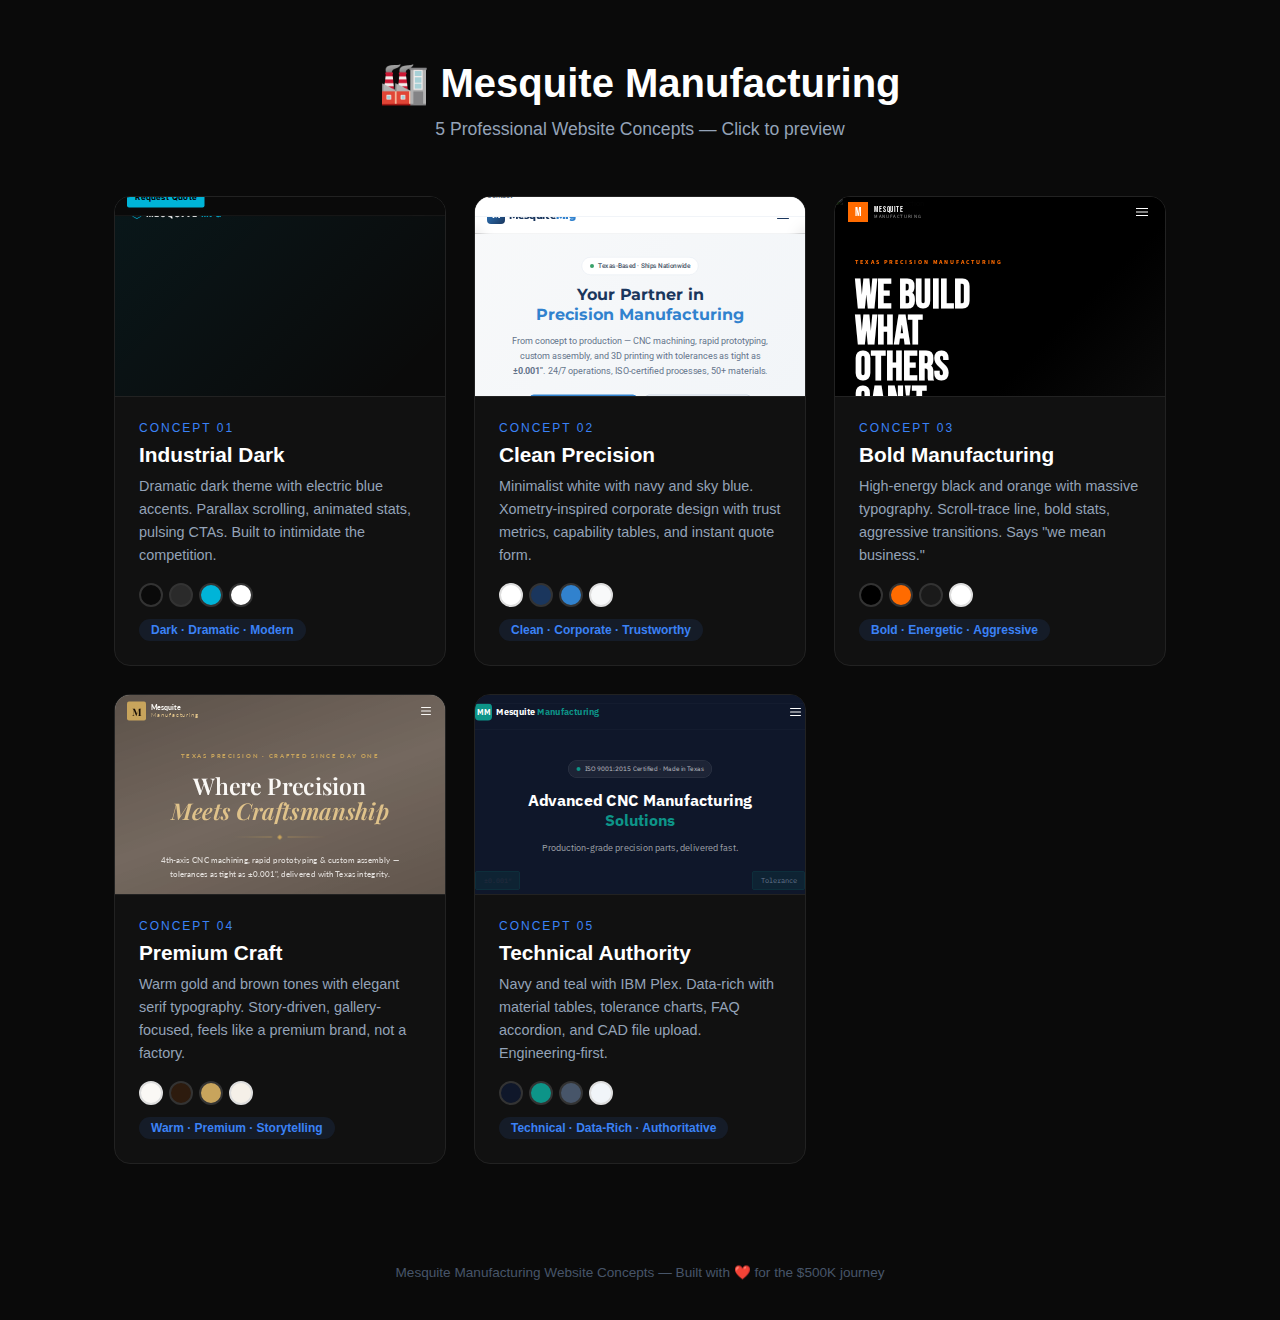
<file: backup/gallery-index.html>
<!DOCTYPE html>
<html lang="en">
<head>
  <meta charset="UTF-8" />
  <meta name="viewport" content="width=device-width, initial-scale=1.0" />
  <title>Mesquite Manufacturing — Website Concepts</title>
  <style>
    * { box-sizing: border-box; margin: 0; padding: 0; }
    body { font-family: -apple-system, BlinkMacSystemFont, 'Segoe UI', Roboto, sans-serif; background: #0a0a0a; color: #fff; min-height: 100vh; }
    .container { max-width: 1100px; margin: 0 auto; padding: 60px 24px; }
    h1 { font-size: 2.5rem; text-align: center; margin-bottom: 12px; }
    .subtitle { text-align: center; color: #94a3b8; font-size: 1.1rem; margin-bottom: 56px; }
    .grid { display: grid; grid-template-columns: repeat(auto-fit, minmax(320px, 1fr)); gap: 28px; }
    .card {
      background: #111; border: 1px solid #222; border-radius: 16px;
      overflow: hidden; transition: all .3s; cursor: pointer;
      text-decoration: none; color: #fff;
    }
    .card:hover { transform: translateY(-8px); border-color: #3b82f6; box-shadow: 0 20px 60px rgba(59,130,246,.15); }
    .card-preview {
      height: 200px; background-size: cover; background-position: top center;
      border-bottom: 1px solid #222; position: relative; overflow: hidden;
    }
    .card-preview iframe {
      width: 200%; height: 200%; transform: scale(0.5); transform-origin: top left;
      border: none; pointer-events: none;
    }
    .card-body { padding: 24px; }
    .card-num { font-size: .75rem; text-transform: uppercase; letter-spacing: 2px; color: #3b82f6; margin-bottom: 8px; }
    .card-title { font-size: 1.3rem; margin-bottom: 8px; font-weight: 700; }
    .card-desc { color: #94a3b8; font-size: .9rem; line-height: 1.6; }
    .card-palette { display: flex; gap: 6px; margin-top: 16px; }
    .swatch { width: 24px; height: 24px; border-radius: 50%; border: 2px solid #333; }
    .badge { display: inline-block; padding: 4px 12px; background: rgba(59,130,246,.1); color: #3b82f6; border-radius: 100px; font-size: .75rem; font-weight: 600; margin-top: 12px; }
    footer { text-align: center; padding: 40px; color: #475569; font-size: .85rem; }
  </style>
</head>
<body>
  <div class="container">
    <h1>🏭 Mesquite Manufacturing</h1>
    <p class="subtitle">5 Professional Website Concepts — Click to preview</p>
    <div class="grid">

      <a href="site-1/" class="card">
        <div class="card-preview"><iframe src="site-1/" loading="lazy"></iframe></div>
        <div class="card-body">
          <div class="card-num">Concept 01</div>
          <div class="card-title">Industrial Dark</div>
          <div class="card-desc">Dramatic dark theme with electric blue accents. Parallax scrolling, animated stats, pulsing CTAs. Built to intimidate the competition.</div>
          <div class="card-palette">
            <div class="swatch" style="background:#0a0a0a"></div>
            <div class="swatch" style="background:#2a2a2a"></div>
            <div class="swatch" style="background:#00b4d8"></div>
            <div class="swatch" style="background:#fff"></div>
          </div>
          <span class="badge">Dark · Dramatic · Modern</span>
        </div>
      </a>

      <a href="site-2/" class="card">
        <div class="card-preview"><iframe src="site-2/" loading="lazy"></iframe></div>
        <div class="card-body">
          <div class="card-num">Concept 02</div>
          <div class="card-title">Clean Precision</div>
          <div class="card-desc">Minimalist white with navy and sky blue. Xometry-inspired corporate design with trust metrics, capability tables, and instant quote form.</div>
          <div class="card-palette">
            <div class="swatch" style="background:#ffffff; border-color:#ddd"></div>
            <div class="swatch" style="background:#1a365d"></div>
            <div class="swatch" style="background:#3182ce"></div>
            <div class="swatch" style="background:#f8f9fa; border-color:#ddd"></div>
          </div>
          <span class="badge">Clean · Corporate · Trustworthy</span>
        </div>
      </a>

      <a href="site-3/" class="card">
        <div class="card-preview"><iframe src="site-3/" loading="lazy"></iframe></div>
        <div class="card-body">
          <div class="card-num">Concept 03</div>
          <div class="card-title">Bold Manufacturing</div>
          <div class="card-desc">High-energy black and orange with massive typography. Scroll-trace line, bold stats, aggressive transitions. Says "we mean business."</div>
          <div class="card-palette">
            <div class="swatch" style="background:#000000"></div>
            <div class="swatch" style="background:#ff6b00"></div>
            <div class="swatch" style="background:#1a1a1a"></div>
            <div class="swatch" style="background:#ffffff; border-color:#ddd"></div>
          </div>
          <span class="badge">Bold · Energetic · Aggressive</span>
        </div>
      </a>

      <a href="site-4/" class="card">
        <div class="card-preview"><iframe src="site-4/" loading="lazy"></iframe></div>
        <div class="card-body">
          <div class="card-num">Concept 04</div>
          <div class="card-title">Premium Craft</div>
          <div class="card-desc">Warm gold and brown tones with elegant serif typography. Story-driven, gallery-focused, feels like a premium brand, not a factory.</div>
          <div class="card-palette">
            <div class="swatch" style="background:#faf8f5; border-color:#ddd"></div>
            <div class="swatch" style="background:#2d1b0e"></div>
            <div class="swatch" style="background:#c8a45c"></div>
            <div class="swatch" style="background:#f5f0e8; border-color:#ddd"></div>
          </div>
          <span class="badge">Warm · Premium · Storytelling</span>
        </div>
      </a>

      <a href="site-5/" class="card">
        <div class="card-preview"><iframe src="site-5/" loading="lazy"></iframe></div>
        <div class="card-body">
          <div class="card-num">Concept 05</div>
          <div class="card-title">Technical Authority</div>
          <div class="card-desc">Navy and teal with IBM Plex. Data-rich with material tables, tolerance charts, FAQ accordion, and CAD file upload. Engineering-first.</div>
          <div class="card-palette">
            <div class="swatch" style="background:#0f172a"></div>
            <div class="swatch" style="background:#0d9488"></div>
            <div class="swatch" style="background:#475569"></div>
            <div class="swatch" style="background:#f1f5f9; border-color:#ddd"></div>
          </div>
          <span class="badge">Technical · Data-Rich · Authoritative</span>
        </div>
      </a>

    </div>
  </div>
  <footer>Mesquite Manufacturing Website Concepts — Built with ❤️ for the $500K journey</footer>
</body>
</html>
</file>
<file: styles.css>
/* ============================================================
   MESQUITE MANUFACTURING — TECHNICAL AUTHORITY THEME
   Navy (#0f172a) + White + Slate (#475569) + Teal (#0d9488)
   Font: IBM Plex Sans / IBM Plex Mono
   ============================================================ */

:root {
  --navy: #0f172a;
  --navy-light: #1e293b;
  --slate: #475569;
  --slate-light: #64748b;
  --teal: #0d9488;
  --teal-dark: #0a7c72;
  --teal-bg: rgba(13,148,136,.06);
  --bg: #ffffff;
  --bg-alt: #f1f5f9;
  --border: #e2e8f0;
  --text: #1e293b;
  --text-muted: #94a3b8;
  --radius: 10px;
  --radius-lg: 16px;
}

*, *::before, *::after { box-sizing: border-box; margin: 0; padding: 0; }
html { scroll-behavior: smooth; font-size: 16px; }
body { font-family: 'IBM Plex Sans', sans-serif; color: var(--text); background: var(--bg); line-height: 1.7; -webkit-font-smoothing: antialiased; overflow-x: hidden; }
img { max-width: 100%; height: auto; display: block; }
a { color: var(--teal); text-decoration: none; transition: color .2s; }
a:hover { color: var(--teal-dark); }
ul { list-style: none; }
.mono { font-family: 'IBM Plex Mono', monospace; }
.container { max-width: 1280px; margin: 0 auto; padding: 0 24px; }

/* --- TYPOGRAPHY --- */
h1,h2,h3,h4,h5,h6 { font-family: 'IBM Plex Sans', sans-serif; color: var(--navy); line-height: 1.25; font-weight: 700; }
.section-header { text-align: center; max-width: 720px; margin: 0 auto 56px; }
.section-label { font-size: .75rem; text-transform: uppercase; letter-spacing: 3px; color: var(--teal); font-weight: 600; display: block; margin-bottom: 10px; }
.section-title { font-size: clamp(1.8rem, 4vw, 2.4rem); margin-bottom: 12px; }
.section-desc { color: var(--slate-light); font-size: 1rem; }
.headline-accent { color: var(--teal); }

/* --- BUTTONS --- */
.btn {
  display: inline-flex; align-items: center; gap: 8px;
  font-family: 'IBM Plex Sans', sans-serif; font-weight: 600; font-size: .9rem;
  padding: 12px 24px; border-radius: 8px; border: 2px solid transparent;
  cursor: pointer; transition: all .25s; text-decoration: none;
}
.btn-primary { background: var(--teal); color: #fff; border-color: var(--teal); }
.btn-primary:hover { background: var(--teal-dark); border-color: var(--teal-dark); color: #fff; transform: translateY(-2px); box-shadow: 0 8px 24px rgba(13,148,136,.25); }
.btn-outline { background: transparent; color: #fff; border-color: rgba(255,255,255,.3); }
.btn-outline:hover { border-color: #fff; }
.btn--large { padding: 16px 32px; font-size: 1rem; }
.btn-icon { display: flex; align-items: center; }
.btn-text { }

/* ============================================================
   HEADER
   ============================================================ */
.site-header {
  position: fixed; top: 0; left: 0; width: 100%; z-index: 1000;
  background: var(--navy); border-bottom: 1px solid rgba(255,255,255,.06);
  transition: all .3s;
}
.site-header.scrolled { box-shadow: 0 4px 24px rgba(0,0,0,.2); }
.nav-container { display: flex; align-items: center; justify-content: space-between; height: 68px; }
.nav-logo { display: flex; align-items: center; gap: 8px; color: #fff; font-weight: 700; font-size: 1.15rem; }
.logo-mark {
  width: 34px; height: 34px; border-radius: 8px;
  background: var(--teal); color: #fff;
  display: flex; align-items: center; justify-content: center;
  font-size: 1rem; font-weight: 800;
}
.logo-text { color: #fff; }
.logo-text strong { color: var(--teal); }
.nav-links { display: flex; align-items: center; gap: 4px; }
.nav-links a {
  padding: 8px 14px; font-size: .85rem; font-weight: 500;
  color: rgba(255,255,255,.6); border-radius: 6px; transition: all .2s;
}
.nav-links a:hover, .nav-links a.active { color: #fff; background: rgba(255,255,255,.08); }
.nav-cta { display: flex; align-items: center; gap: 12px; }
.nav-cta .btn { padding: 8px 20px; font-size: .85rem; }
.nav-toggle {
  display: none; flex-direction: column; gap: 5px;
  background: none; border: none; cursor: pointer; padding: 8px;
}
.nav-toggle span { width: 22px; height: 2px; background: #fff; border-radius: 2px; transition: all .3s; }
.nav-toggle.open span:nth-child(1) { transform: rotate(45deg) translate(5px, 5px); }
.nav-toggle.open span:nth-child(2) { opacity: 0; }
.nav-toggle.open span:nth-child(3) { transform: rotate(-45deg) translate(5px, -5px); }

/* ============================================================
   HERO
   ============================================================ */
.hero {
  background: var(--navy); color: #fff; padding: 160px 0 100px;
  position: relative; overflow: hidden;
}
.hero-geo-bg {
  position: absolute; inset: 0; opacity: .04;
  background-image:
    linear-gradient(rgba(255,255,255,.1) 1px, transparent 1px),
    linear-gradient(90deg, rgba(255,255,255,.1) 1px, transparent 1px);
  background-size: 60px 60px;
}
.geo-grid { position: absolute; inset: 0; }
.hero-content { position: relative; z-index: 1; max-width: 800px; margin: 0 auto; text-align: center; }
.hero-badge {
  display: inline-flex; align-items: center; gap: 8px;
  background: rgba(255,255,255,.06); border: 1px solid rgba(255,255,255,.1);
  border-radius: 100px; padding: 6px 16px; font-size: .8rem; color: rgba(255,255,255,.7);
  margin-bottom: 24px;
}
.badge-dot { width: 8px; height: 8px; border-radius: 50%; background: var(--teal); animation: pulse-dot 2s infinite; }
@keyframes pulse-dot { 0%,100% { opacity: 1; } 50% { opacity: .4; } }
.hero-headline { font-size: clamp(2.4rem, 5vw, 3.4rem); color: #fff; margin-bottom: 20px; font-weight: 700; }
.hero-sub { font-size: 1.1rem; color: rgba(255,255,255,.6); max-width: 600px; margin: 0 auto 24px; }
.hero-specs-bar {
  display: flex; justify-content: center; gap: 24px; flex-wrap: wrap;
  margin-bottom: 36px; font-family: 'IBM Plex Mono', monospace;
  font-size: .9rem; color: var(--teal);
}
.hero-specs-bar span { padding: 6px 16px; background: rgba(13,148,136,.1); border-radius: 6px; border: 1px solid rgba(13,148,136,.2); }
.hero-actions { display: flex; justify-content: center; gap: 16px; margin-bottom: 48px; flex-wrap: wrap; }
.hero-trust { display: flex; justify-content: center; gap: 40px; flex-wrap: wrap; }
.trust-item { text-align: center; }
.trust-number { font-size: 1.8rem; font-weight: 800; color: #fff; display: block; }
.trust-desc { font-size: .8rem; color: rgba(255,255,255,.4); }
.hero-scroll-cue { position: absolute; bottom: 32px; left: 50%; transform: translateX(-50%); color: rgba(255,255,255,.3); animation: bob 2s infinite; }
@keyframes bob { 0%,100% { transform: translateX(-50%) translateY(0); } 50% { transform: translateX(-50%) translateY(8px); } }
.scroll-arrow { display: block; }

/* ============================================================
   SECTIONS
   ============================================================ */
.section { padding: 96px 0; }
.section:nth-child(even) { background: var(--bg-alt); }

/* ============================================================
   CAPABILITIES
   ============================================================ */
.capabilities-grid { display: grid; grid-template-columns: repeat(auto-fit, minmax(280px, 1fr)); gap: 24px; }
.cap-card {
  background: var(--bg); border: 1px solid var(--border); border-radius: var(--radius-lg);
  padding: 32px; transition: all .3s;
}
.cap-card:hover { transform: translateY(-4px); box-shadow: 0 12px 40px rgba(0,0,0,.06); border-color: var(--teal); }
.cap-card-header { display: flex; align-items: flex-start; justify-content: space-between; margin-bottom: 20px; }
.cap-card-title-group { }
.cap-icon {
  width: 48px; height: 48px; border-radius: 10px;
  display: flex; align-items: center; justify-content: center;
  font-size: 1.2rem; margin-bottom: 12px;
}
.cap-icon--cnc { background: rgba(13,148,136,.1); color: var(--teal); }
.cap-icon--proto { background: rgba(59,130,246,.1); color: #3b82f6; }
.cap-icon--asm { background: rgba(168,85,247,.1); color: #a855f7; }
.cap-icon--3dp { background: rgba(245,158,11,.1); color: #f59e0b; }
.cap-title { font-size: 1.15rem; margin-bottom: 8px; }
.cap-desc { color: var(--slate-light); font-size: .9rem; margin-bottom: 16px; }
.cap-specs { display: flex; flex-direction: column; gap: 6px; margin-bottom: 16px; }
.spec-row { display: flex; align-items: center; gap: 8px; font-size: .85rem; }
.spec-row-inner { display: flex; gap: 8px; }
.spec-key { color: var(--slate-light); min-width: 80px; }
.spec-value { font-weight: 600; color: var(--text); font-family: 'IBM Plex Mono', monospace; font-size: .82rem; }
.cap-materials { display: flex; flex-wrap: wrap; gap: 6px; }
.cap-tag {
  padding: 3px 10px; border-radius: 100px; font-size: .75rem; font-weight: 600;
  background: var(--bg-alt); color: var(--slate);
}
.cap-tag--green { background: rgba(13,148,136,.08); color: var(--teal); }
.cap-tag--blue { background: rgba(59,130,246,.08); color: #3b82f6; }
.cap-tag--orange { background: rgba(245,158,11,.08); color: #f59e0b; }

/* ============================================================
   MATERIALS TABLE
   ============================================================ */
.table-controls { display: flex; justify-content: space-between; align-items: center; margin-bottom: 20px; flex-wrap: wrap; gap: 12px; }
.table-search-wrap { position: relative; }
.table-search {
  padding: 10px 16px 10px 40px; border: 1px solid var(--border); border-radius: 8px;
  font-size: .9rem; font-family: 'IBM Plex Sans', sans-serif; min-width: 280px;
  transition: border-color .2s;
}
.table-search:focus { outline: none; border-color: var(--teal); }
.table-filter-group { display: flex; gap: 8px; flex-wrap: wrap; }
.filter-btn {
  padding: 6px 16px; border: 1px solid var(--border); border-radius: 100px;
  background: var(--bg); font-size: .82rem; font-weight: 500; cursor: pointer;
  transition: all .2s; color: var(--slate);
}
.filter-btn:hover, .filter-btn.active { background: var(--teal); color: #fff; border-color: var(--teal); }
.table-wrapper { overflow-x: auto; border: 1px solid var(--border); border-radius: var(--radius); }
.data-table { width: 100%; border-collapse: collapse; font-size: .88rem; }
.data-table th {
  background: var(--navy); color: #fff; padding: 14px 16px;
  text-align: left; font-weight: 600; font-size: .82rem;
  text-transform: uppercase; letter-spacing: .5px; cursor: default;
  white-space: nowrap;
}
.data-table th.sortable { cursor: pointer; }
.data-table th.sortable:hover { background: var(--navy-light); }
.sort-icon { font-size: .7rem; margin-left: 4px; opacity: .5; }
.data-table td { padding: 12px 16px; border-bottom: 1px solid var(--border); color: var(--slate); }
.data-table tr:hover td { background: var(--teal-bg); }
.data-table tr:last-child td { border-bottom: none; }
.type-badge {
  padding: 2px 10px; border-radius: 100px; font-size: .75rem; font-weight: 600;
}
.type-badge--metal { background: rgba(59,130,246,.08); color: #3b82f6; }
.type-badge--plastic { background: rgba(168,85,247,.08); color: #a855f7; }
.type-badge--composite { background: rgba(245,158,11,.08); color: #f59e0b; }
.mat-tag { padding: 2px 8px; background: var(--bg-alt); border-radius: 4px; font-size: .75rem; color: var(--slate); margin: 1px; display: inline-block; }
.table-footnote { font-size: .8rem; color: var(--text-muted); margin-top: 12px; font-style: italic; }

/* ============================================================
   SPECS
   ============================================================ */
.specs-layout { display: grid; grid-template-columns: 1fr 1fr; gap: 32px; }
.specs-col { }
.spec-card {
  background: var(--bg); border: 1px solid var(--border); border-radius: var(--radius);
  padding: 28px; margin-bottom: 20px;
}
.spec-card-icon { font-size: 1.5rem; margin-bottom: 12px; }
.spec-card-title { font-size: 1.1rem; margin-bottom: 16px; }
.spec-table-inner { }
.spec-item { display: flex; justify-content: space-between; padding: 8px 0; border-bottom: 1px solid var(--bg-alt); font-size: .88rem; }
.spec-label { color: var(--slate-light); }
.spec-val { font-weight: 600; font-family: 'IBM Plex Mono', monospace; font-size: .85rem; }
.spec-val--highlight { color: var(--teal); }
.spec-divider { border: none; border-top: 1px dashed var(--border); margin: 16px 0; }
.tolerance-chart { margin-top: 24px; }
.tol-bar-group { margin-bottom: 12px; }
.tol-label { display: flex; justify-content: space-between; font-size: .82rem; margin-bottom: 4px; }
.tol-value { font-family: 'IBM Plex Mono', monospace; }
.tol-bar-track { height: 8px; background: var(--bg-alt); border-radius: 4px; overflow: hidden; }
.tol-bar { height: 100%; border-radius: 4px; transition: width 1s ease; }
.tol-bar--critical { background: var(--teal); width: 95%; }
.tol-bar--high { background: #3b82f6; width: 80%; }
.tol-bar--standard { background: #8b5cf6; width: 60%; }
.tol-bar--general { background: #f59e0b; width: 45%; }
.tol-bar--cosmetic { background: #94a3b8; width: 30%; }
.tol-note { font-size: .78rem; color: var(--text-muted); margin-top: 12px; }
.finish-grid { display: grid; grid-template-columns: repeat(auto-fit, minmax(100px, 1fr)); gap: 8px; margin-top: 12px; }
.finish-chip {
  padding: 8px 12px; background: var(--bg-alt); border-radius: 6px;
  font-size: .8rem; text-align: center; font-weight: 500; color: var(--slate);
}

/* ============================================================
   PROCESS
   ============================================================ */
.process-flow { display: grid; grid-template-columns: repeat(auto-fit, minmax(220px, 1fr)); gap: 0; position: relative; }
.process-step { position: relative; padding: 32px 24px; text-align: center; }
.step-number {
  width: 48px; height: 48px; border-radius: 50%;
  background: var(--teal); color: #fff; font-weight: 700;
  display: flex; align-items: center; justify-content: center;
  margin: 0 auto 16px; font-size: 1.1rem;
}
.step-content { }
.step-title { font-size: 1.05rem; margin-bottom: 8px; }
.step-desc { font-size: .88rem; color: var(--slate-light); margin-bottom: 12px; }
.step-details { display: flex; flex-direction: column; gap: 4px; }
.step-detail { font-size: .8rem; color: var(--slate); display: flex; align-items: center; gap: 6px; justify-content: center; }
.step-connector {
  position: absolute; top: 56px; right: -16px;
  color: var(--teal); font-size: 1.2rem; z-index: 1;
}
.step-connector--last { display: none; }

/* ============================================================
   INDUSTRIES
   ============================================================ */
.industries-grid { display: grid; grid-template-columns: repeat(auto-fit, minmax(240px, 1fr)); gap: 20px; }
.industry-card {
  background: var(--bg); border: 1px solid var(--border); border-radius: var(--radius);
  padding: 28px; transition: all .3s;
}
.industry-card:hover { border-color: var(--teal); transform: translateY(-3px); box-shadow: 0 8px 28px rgba(0,0,0,.06); }
.industry-icon { font-size: 2rem; margin-bottom: 12px; }
.industry-name { font-size: 1.05rem; margin-bottom: 8px; }
.industry-desc { font-size: .88rem; color: var(--slate-light); margin-bottom: 12px; }
.industry-specs { display: flex; flex-direction: column; gap: 4px; font-size: .82rem; margin-bottom: 12px; }
.industry-materials { display: flex; flex-wrap: wrap; gap: 4px; }

/* ============================================================
   CASE STUDIES
   ============================================================ */
.case-grid { display: grid; grid-template-columns: repeat(auto-fit, minmax(340px, 1fr)); gap: 24px; }
.case-card {
  background: var(--bg); border: 1px solid var(--border); border-radius: var(--radius-lg);
  padding: 32px; transition: all .3s;
}
.case-card:hover { box-shadow: 0 12px 40px rgba(0,0,0,.06); }
.case-card--wide { grid-column: span 2; }
.case-header { display: flex; align-items: center; gap: 12px; margin-bottom: 16px; }
.case-industry-badge {
  padding: 4px 12px; border-radius: 100px; font-size: .75rem; font-weight: 600;
}
.case-industry-badge--auto { background: rgba(59,130,246,.08); color: #3b82f6; }
.case-industry-badge--medical { background: rgba(13,148,136,.08); color: var(--teal); }
.case-title { font-size: 1.2rem; margin-bottom: 8px; }
.case-desc { font-size: .9rem; color: var(--slate-light); margin-bottom: 16px; }
.case-specs-grid { display: grid; grid-template-columns: repeat(3, 1fr); gap: 12px; margin-bottom: 16px; }
.case-specs-grid--wide { grid-template-columns: repeat(4, 1fr); }
.case-spec { background: var(--bg-alt); border-radius: 8px; padding: 12px; text-align: center; }
.case-spec-label { font-size: .72rem; text-transform: uppercase; letter-spacing: .5px; color: var(--text-muted); display: block; }
.case-spec-val { font-weight: 700; font-family: 'IBM Plex Mono', monospace; font-size: .88rem; }
.case-result { display: flex; gap: 16px; flex-wrap: wrap; margin-bottom: 12px; }
.case-result-item { }
.result-metric { font-weight: 700; color: var(--teal); }
.result-label { font-size: .8rem; color: var(--text-muted); }
.case-outcome-badge {
  display: inline-block; padding: 4px 12px; border-radius: 100px;
  font-size: .78rem; font-weight: 600; background: rgba(13,148,136,.08); color: var(--teal);
}
.case-quote { font-style: italic; color: var(--slate); font-size: .9rem; border-left: 3px solid var(--teal); padding-left: 16px; margin-top: 12px; }

/* ============================================================
   FAQ
   ============================================================ */
.faq-layout { display: grid; grid-template-columns: 1fr 1fr; gap: 32px; }
.faq-col { }
.faq-category { margin-bottom: 24px; }
.faq-category-title { font-size: 1rem; margin-bottom: 12px; color: var(--teal); }
.faq-item {
  border: 1px solid var(--border); border-radius: var(--radius);
  margin-bottom: 8px; overflow: hidden;
}
.faq-question {
  display: flex; justify-content: space-between; align-items: center;
  padding: 16px 20px; cursor: pointer; font-weight: 600; font-size: .92rem;
  background: var(--bg); transition: background .2s;
}
.faq-question:hover { background: var(--bg-alt); }
.faq-icon { transition: transform .3s; font-size: .8rem; color: var(--teal); }
.faq-item.open .faq-icon { transform: rotate(180deg); }
.faq-answer {
  max-height: 0; overflow: hidden; transition: max-height .4s ease, padding .3s;
  padding: 0 20px; font-size: .9rem; color: var(--slate-light);
}
.faq-item.open .faq-answer { max-height: 300px; padding: 0 20px 16px; }
.faq-table { width: 100%; font-size: .85rem; margin-top: 8px; }
.faq-table-row { display: flex; justify-content: space-between; padding: 4px 0; border-bottom: 1px solid var(--bg-alt); }
.guarantee-list { display: flex; flex-direction: column; gap: 12px; margin-top: 20px; }
.guarantee-item { display: flex; align-items: center; gap: 12px; font-size: .9rem; }
.guarantee-icon { font-size: 1.2rem; }

/* ============================================================
   CONTACT
   ============================================================ */
.contact-layout { display: grid; grid-template-columns: 1fr 1.4fr; gap: 40px; }
.contact-sidebar { }
.contact-info-card {
  background: var(--bg-alt); border-radius: var(--radius); padding: 24px;
  margin-bottom: 16px;
}
.contact-info-card--cert { }
.contact-info-title { font-size: 1rem; margin-bottom: 12px; }
.contact-info-item { display: flex; align-items: flex-start; gap: 12px; margin-bottom: 12px; font-size: .9rem; }
.contact-info-label { font-weight: 600; min-width: 70px; color: var(--slate); }
.contact-info-val { color: var(--slate-light); }
.cert-badges { display: flex; flex-wrap: wrap; gap: 8px; }
.cert-badge {
  padding: 6px 14px; border: 1px solid var(--border); border-radius: 6px;
  font-size: .78rem; font-weight: 600; color: var(--slate); background: var(--bg);
}
.contact-form-wrap {
  background: var(--bg); border: 1px solid var(--border); border-radius: var(--radius-lg);
  padding: 36px;
}
.quote-form h3 { font-size: 1.3rem; margin-bottom: 6px; }
.form-note { font-size: .85rem; color: var(--text-muted); margin-bottom: 24px; }
.form-row { display: grid; grid-template-columns: 1fr 1fr; gap: 16px; }
.form-row--full { grid-template-columns: 1fr; }
.form-group { margin-bottom: 16px; }
.form-group label { display: block; font-size: .85rem; font-weight: 600; color: var(--navy); margin-bottom: 6px; }
.form-group input, .form-group select, .form-group textarea {
  width: 100%; padding: 12px 16px; border: 1px solid var(--border); border-radius: 8px;
  font-size: .92rem; font-family: 'IBM Plex Sans', sans-serif; color: var(--text);
  transition: border-color .2s;
}
.form-group input:focus, .form-group select:focus, .form-group textarea:focus {
  outline: none; border-color: var(--teal); box-shadow: 0 0 0 3px rgba(13,148,136,.08);
}
.form-group textarea { resize: vertical; min-height: 100px; }
.form-group--check { display: flex; align-items: center; gap: 8px; }
.checkbox-label { font-size: .85rem; color: var(--slate); display: flex; align-items: center; gap: 8px; cursor: pointer; }
.checkmark { width: 18px; height: 18px; border: 2px solid var(--border); border-radius: 4px; flex-shrink: 0; }
.file-upload-zone {
  border: 2px dashed var(--border); border-radius: var(--radius); padding: 28px;
  text-align: center; cursor: pointer; transition: all .2s;
}
.file-upload-zone:hover, .file-upload-zone.dragover { border-color: var(--teal); background: var(--teal-bg); }
.file-upload-icon { font-size: 2rem; margin-bottom: 8px; }
.file-upload-text { font-size: .9rem; color: var(--slate); }
.file-upload-link { color: var(--teal); font-weight: 600; cursor: pointer; }
.file-upload-hint { font-size: .78rem; color: var(--text-muted); margin-top: 4px; }
.file-input-hidden { display: none; }
.file-list { margin-top: 8px; }
.form-submit { margin-top: 8px; }
.form-success { display: none; text-align: center; padding: 40px; }
.form-success.show { display: block; }
.success-icon { font-size: 3rem; margin-bottom: 16px; }

/* ============================================================
   FOOTER
   ============================================================ */
.site-footer { background: var(--navy); color: rgba(255,255,255,.6); }
.footer-top { padding: 64px 0 40px; border-bottom: 1px solid rgba(255,255,255,.06); }
.footer-top-inner { display: grid; grid-template-columns: 1.5fr repeat(3, 1fr) 1.2fr; gap: 32px; }
.footer-brand { }
.footer-logo { display: flex; align-items: center; gap: 8px; color: #fff; font-weight: 700; font-size: 1.1rem; margin-bottom: 12px; }
.footer-tagline { font-size: .88rem; color: rgba(255,255,255,.4); margin-bottom: 16px; }
.footer-social { display: flex; gap: 10px; }
.footer-social a {
  width: 36px; height: 36px; border-radius: 8px; border: 1px solid rgba(255,255,255,.1);
  display: flex; align-items: center; justify-content: center; color: rgba(255,255,255,.5);
  transition: all .2s;
}
.footer-social a:hover { border-color: var(--teal); color: var(--teal); }
.footer-nav-title { color: #fff; font-size: .85rem; font-weight: 700; margin-bottom: 14px; text-transform: uppercase; letter-spacing: 1px; }
.footer-nav-group ul { display: flex; flex-direction: column; gap: 8px; }
.footer-nav-group a { color: rgba(255,255,255,.4); font-size: .88rem; }
.footer-nav-group a:hover { color: var(--teal); }
.footer-contact-list { display: flex; flex-direction: column; gap: 10px; font-size: .88rem; }
.footer-contact-list a { color: rgba(255,255,255,.4); }
.footer-cta-btn { margin-top: 16px; }
.footer-bottom { padding: 20px 0; }
.footer-bottom-inner { display: flex; justify-content: space-between; align-items: center; flex-wrap: wrap; gap: 12px; }
.footer-bottom p { font-size: .8rem; color: rgba(255,255,255,.3); }
.footer-bottom a { color: rgba(255,255,255,.3); font-size: .8rem; }
.footer-bottom a:hover { color: var(--teal); }
.footer-bottom-certs { display: flex; gap: 12px; font-size: .78rem; color: rgba(255,255,255,.25); }

/* ============================================================
   ANIMATIONS
   ============================================================ */
.fade-in { opacity: 0; transform: translateY(20px); transition: opacity .6s ease, transform .6s ease; }
.fade-in.visible { opacity: 1; transform: translateY(0); }

/* ============================================================
   RESPONSIVE
   ============================================================ */
@media (max-width: 1024px) {
  .footer-top-inner { grid-template-columns: 1fr 1fr; gap: 24px; }
  .specs-layout { grid-template-columns: 1fr; }
  .faq-layout { grid-template-columns: 1fr; }
  .case-card--wide { grid-column: span 1; }
  .case-specs-grid--wide { grid-template-columns: repeat(2, 1fr); }
  .contact-layout { grid-template-columns: 1fr; }
}
@media (max-width: 768px) {
  .nav-links {
    position: fixed; top: 68px; left: 0; right: 0;
    background: var(--navy); flex-direction: column; padding: 16px 24px;
    transform: translateY(-120%); transition: transform .3s; z-index: 999;
    border-bottom: 1px solid rgba(255,255,255,.06);
  }
  .nav-links.open { transform: translateY(0); }
  .nav-toggle { display: flex; }
  .nav-cta { display: none; }
  .hero { padding: 130px 0 70px; }
  .hero-headline { font-size: 2rem; }
  .hero-specs-bar { flex-direction: column; gap: 8px; }
  .hero-trust { flex-direction: column; gap: 20px; }
  .process-flow { grid-template-columns: 1fr 1fr; }
  .step-connector { display: none; }
  .industries-grid { grid-template-columns: 1fr; }
  .case-grid { grid-template-columns: 1fr; }
  .form-row { grid-template-columns: 1fr; }
  .footer-top-inner { grid-template-columns: 1fr; }
  .footer-bottom-inner { flex-direction: column; text-align: center; }
}
@media (max-width: 480px) {
  .section { padding: 64px 0; }
  .capabilities-grid { grid-template-columns: 1fr; }
  .case-specs-grid { grid-template-columns: 1fr 1fr; }
  .process-flow { grid-template-columns: 1fr; }
}
</file>
